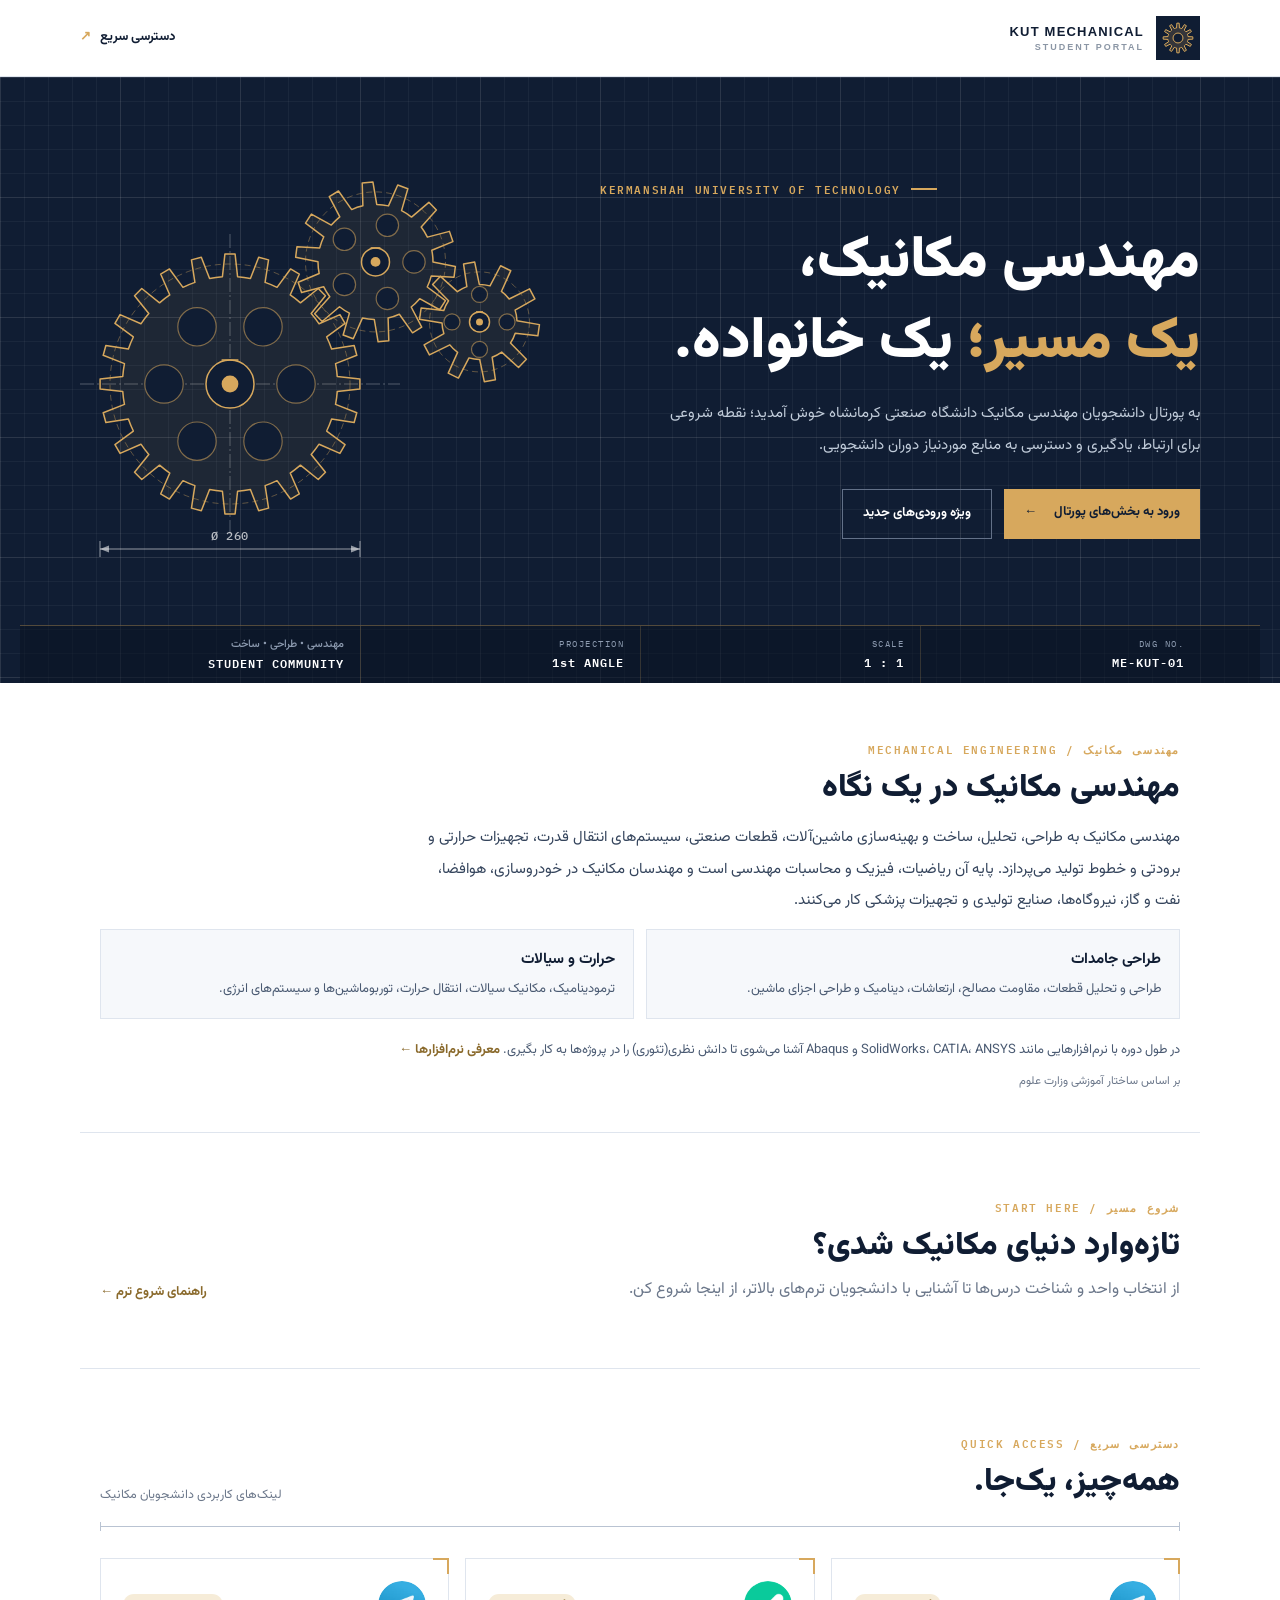
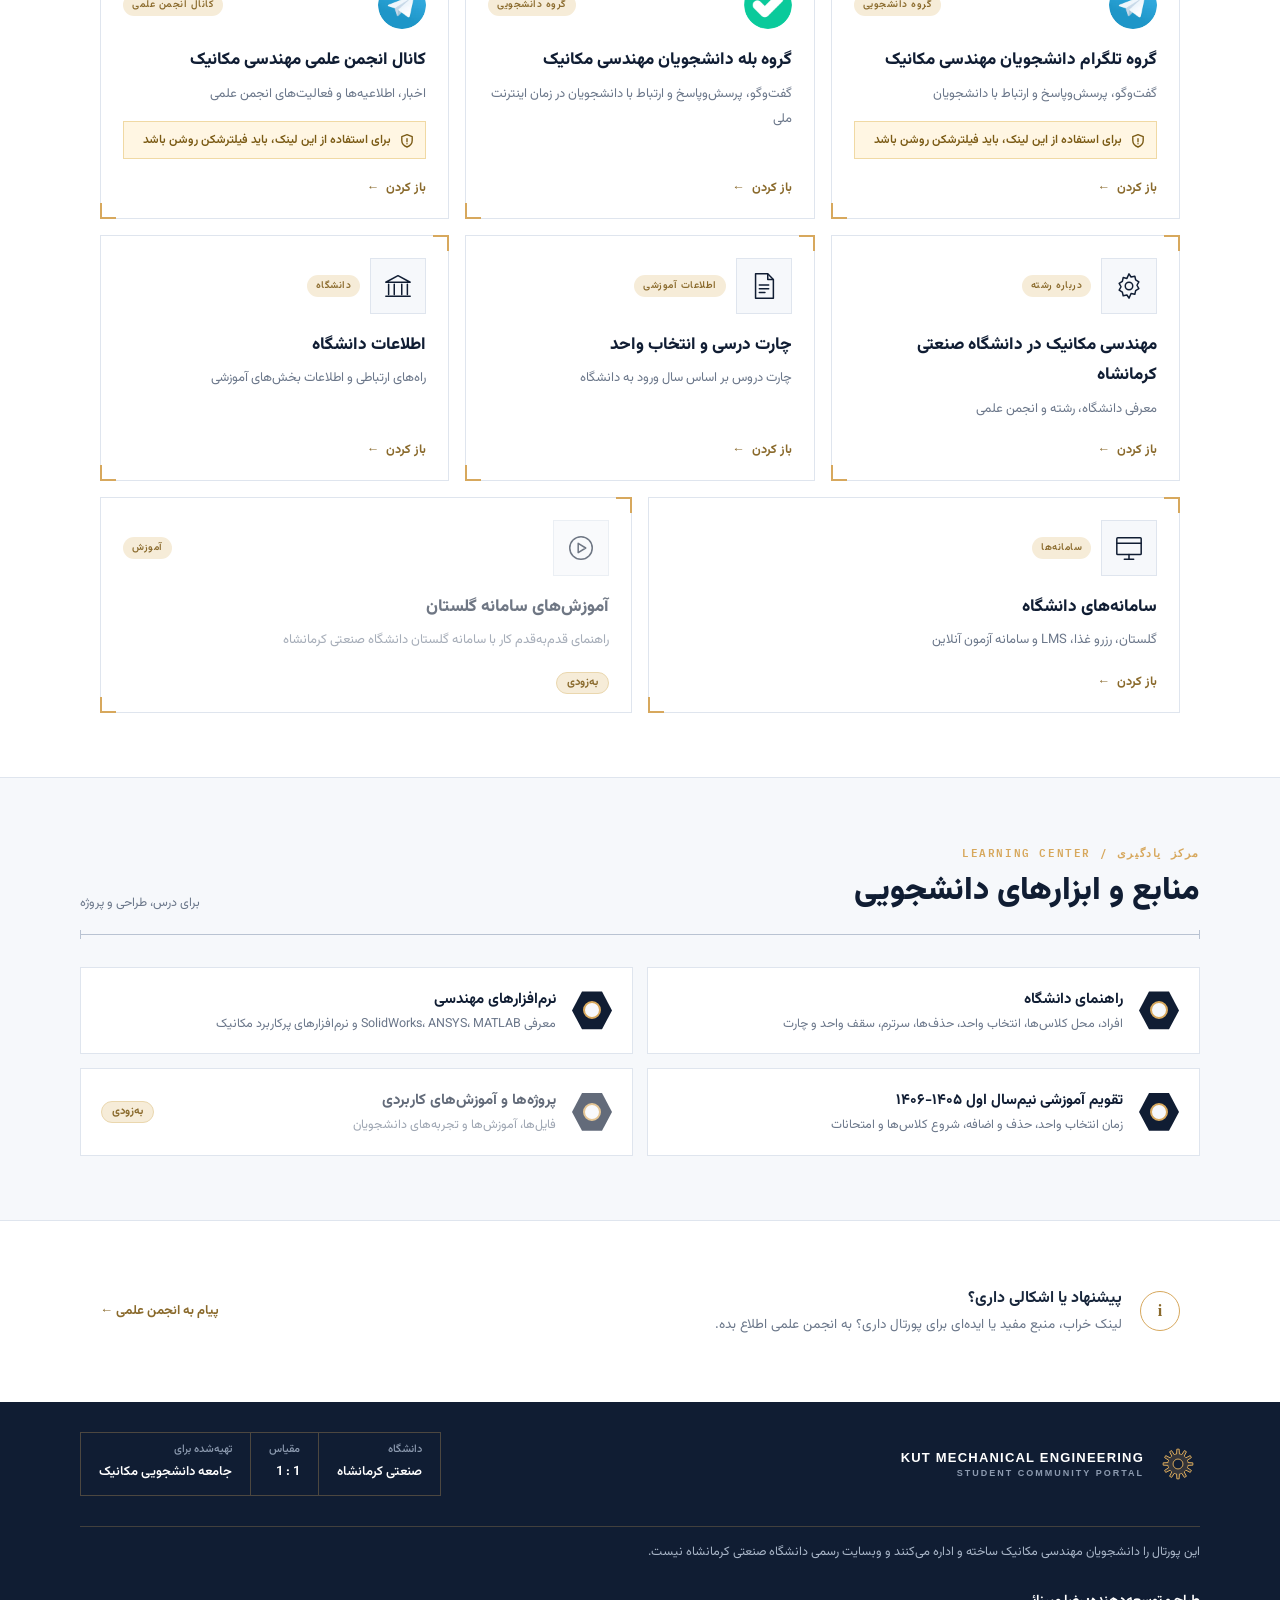
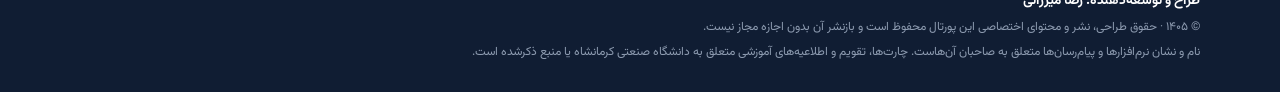
<file: index.html>
<!doctype html>
<html lang="fa" dir="rtl">
<head>
<meta charset="utf-8">
<meta name="viewport" content="width=device-width, initial-scale=1">
<meta name="theme-color" content="#101d33">
<title>KUT Mechanical Engineering | پورتال دانشجویان مکانیک</title>
<link rel="preconnect" href="https://fonts.googleapis.com"><link rel="preconnect" href="https://fonts.gstatic.com" crossorigin>
<link rel="stylesheet" href="https://fonts.googleapis.com/css2?family=Vazirmatn:wght@400;500;600;700;800;900&family=IBM+Plex+Mono:wght@500;600&display=swap">
<link rel="stylesheet" href="style.css">
</head>
<body>
<div class="app" dir="rtl" lang="fa">
  <header class="topbar"><div class="bar-in">
    <a class="brand" href="#home" aria-label="صفحه اصلی">
      <span class="brand-mark"><svg viewBox="-24 -24 48 48"><path class="gm" d="M14.11 -2.01L20.94 -1.65L20.94 1.65L14.11 2.01A14.25 14.25 0 0 1 13.22 5.32L13.22 5.32L18.95 9.04L17.31 11.89L11.21 8.79A14.25 14.25 0 0 1 8.79 11.21L8.79 11.21L11.89 17.31L9.04 18.95L5.32 13.22A14.25 14.25 0 0 1 2.01 14.11L2.01 14.11L1.65 20.94L-1.65 20.94L-2.01 14.11A14.25 14.25 0 0 1 -5.32 13.22L-5.32 13.22L-9.04 18.95L-11.89 17.31L-8.79 11.21A14.25 14.25 0 0 1 -11.21 8.79L-11.21 8.79L-17.31 11.89L-18.95 9.04L-13.22 5.32A14.25 14.25 0 0 1 -14.11 2.01L-14.11 2.01L-20.94 1.65L-20.94 -1.65L-14.11 -2.01A14.25 14.25 0 0 1 -13.22 -5.32L-13.22 -5.32L-18.95 -9.04L-17.31 -11.89L-11.21 -8.79A14.25 14.25 0 0 1 -8.79 -11.21L-8.79 -11.21L-11.89 -17.31L-9.04 -18.95L-5.32 -13.22A14.25 14.25 0 0 1 -2.01 -14.11L-2.01 -14.11L-1.65 -20.94L1.65 -20.94L2.01 -14.11A14.25 14.25 0 0 1 5.32 -13.22L5.32 -13.22L9.04 -18.95L11.89 -17.31L8.79 -11.21A14.25 14.25 0 0 1 11.21 -8.79L11.21 -8.79L17.31 -11.89L18.95 -9.04L13.22 -5.32A14.25 14.25 0 0 1 14.11 -2.01Z"/><circle r="7" class="gh"/></svg></span>
      <span><b>KUT MECHANICAL</b><small>STUDENT PORTAL</small></span>
    </a>
    <a class="top-link" href="#links">دسترسی سریع <span>↗</span></a>
  </div></header>

  <main>
    <section class="hero" id="home">
      <div class="hero-in">
        <div class="hero-content">
          <div class="eyebrow"><span></span> KERMANSHAH UNIVERSITY OF TECHNOLOGY</div>
          <h1>مهندسی مکانیک،<br><em>یک مسیر؛</em> یک خانواده.</h1>
          <p>به پورتال دانشجویان مهندسی مکانیک دانشگاه صنعتی کرمانشاه خوش آمدید؛ نقطه شروعی برای ارتباط، یادگیری و دسترسی به منابع موردنیاز دوران دانشجویی.</p>
          <div class="hero-actions">
            <a class="btn btn-primary" href="#links">ورود به بخش‌های پورتال <b>←</b></a>
            <a class="btn btn-ghost" href="#new-students">ویژه ورودی‌های جدید</a>
          </div>
        </div>
        <svg class="gears" viewBox="0 0 470 420" role="img" aria-label="چرخ‌دنده‌های درگیر"><path class="cl" d="M0 235H320M150 85V385"/><g transform="translate(150.0 235.0)"><g class="spin spin-a" style="animation-duration:90.0s">
<g transform="rotate(0.00)"><path class="gear-body" d="M107.23 -7.59L129.90 -5.10L129.90 5.10L107.23 7.59A107.50 107.50 0 0 1 105.54 20.42L105.54 20.42L126.79 28.69L124.15 38.55L101.61 35.09A107.50 107.50 0 0 1 96.66 47.04L96.66 47.04L115.05 60.53L109.94 69.37L89.07 60.19A107.50 107.50 0 0 1 81.19 70.46L81.19 70.46L95.46 88.24L88.24 95.46L70.46 81.19A107.50 107.50 0 0 1 60.19 89.07L60.19 89.07L69.37 109.94L60.53 115.05L47.04 96.66A107.50 107.50 0 0 1 35.09 101.61L35.09 101.61L38.55 124.15L28.69 126.79L20.42 105.54A107.50 107.50 0 0 1 7.59 107.23L7.59 107.23L5.10 129.90L-5.10 129.90L-7.59 107.23A107.50 107.50 0 0 1 -20.42 105.54L-20.42 105.54L-28.69 126.79L-38.55 124.15L-35.09 101.61A107.50 107.50 0 0 1 -47.04 96.66L-47.04 96.66L-60.53 115.05L-69.37 109.94L-60.19 89.07A107.50 107.50 0 0 1 -70.46 81.19L-70.46 81.19L-88.24 95.46L-95.46 88.24L-81.19 70.46A107.50 107.50 0 0 1 -89.07 60.19L-89.07 60.19L-109.94 69.37L-115.05 60.53L-96.66 47.04A107.50 107.50 0 0 1 -101.61 35.09L-101.61 35.09L-124.15 38.55L-126.79 28.69L-105.54 20.42A107.50 107.50 0 0 1 -107.23 7.59L-107.23 7.59L-129.90 5.10L-129.90 -5.10L-107.23 -7.59A107.50 107.50 0 0 1 -105.54 -20.42L-105.54 -20.42L-126.79 -28.69L-124.15 -38.55L-101.61 -35.09A107.50 107.50 0 0 1 -96.66 -47.04L-96.66 -47.04L-115.05 -60.53L-109.94 -69.37L-89.07 -60.19A107.50 107.50 0 0 1 -81.19 -70.46L-81.19 -70.46L-95.46 -88.24L-88.24 -95.46L-70.46 -81.19A107.50 107.50 0 0 1 -60.19 -89.07L-60.19 -89.07L-69.37 -109.94L-60.53 -115.05L-47.04 -96.66A107.50 107.50 0 0 1 -35.09 -101.61L-35.09 -101.61L-38.55 -124.15L-28.69 -126.79L-20.42 -105.54A107.50 107.50 0 0 1 -7.59 -107.23L-7.59 -107.23L-5.10 -129.90L5.10 -129.90L7.59 -107.23A107.50 107.50 0 0 1 20.42 -105.54L20.42 -105.54L28.69 -126.79L38.55 -124.15L35.09 -101.61A107.50 107.50 0 0 1 47.04 -96.66L47.04 -96.66L60.53 -115.05L69.37 -109.94L60.19 -89.07A107.50 107.50 0 0 1 70.46 -81.19L70.46 -81.19L88.24 -95.46L95.46 -88.24L81.19 -70.46A107.50 107.50 0 0 1 89.07 -60.19L89.07 -60.19L109.94 -69.37L115.05 -60.53L96.66 -47.04A107.50 107.50 0 0 1 101.61 -35.09L101.61 -35.09L124.15 -38.55L126.79 -28.69L105.54 -20.42A107.50 107.50 0 0 1 107.23 -7.59Z"/></g>
<circle class="pitch" r="120.0"/>
<g class="holes"><circle cx="66.0" cy="0.0" r="19.2"/><circle cx="33.0" cy="57.2" r="19.2"/><circle cx="-33.0" cy="57.2" r="19.2"/><circle cx="-66.0" cy="0.0" r="19.2"/><circle cx="-33.0" cy="-57.2" r="19.2"/><circle cx="33.0" cy="-57.2" r="19.2"/></g>
<circle class="hub" r="24.0"/><circle class="hub-dot" r="8.4"/>
<path class="keyway" d="M-8.4 -24.0h16.8"/></g></g><g transform="translate(295.5 112.9)"><g class="spin spin-b" style="animation-duration:52.5s">
<g transform="rotate(135.71)"><path class="gear-body" d="M57.08 -6.95L79.82 -5.38L79.82 5.38L57.08 6.95A57.50 57.50 0 0 1 54.44 18.50L54.44 18.50L74.25 29.78L69.58 39.48L48.41 31.03A57.50 57.50 0 0 1 41.02 40.29L41.02 40.29L53.97 59.05L45.56 65.76L30.15 48.96A57.50 57.50 0 0 1 19.48 54.10L19.48 54.10L23.01 76.62L12.51 79.02L5.92 57.19A57.50 57.50 0 0 1 -5.92 57.19L-5.92 57.19L-12.51 79.02L-23.01 76.62L-19.48 54.10A57.50 57.50 0 0 1 -30.15 48.96L-30.15 48.96L-45.56 65.76L-53.97 59.05L-41.02 40.29A57.50 57.50 0 0 1 -48.41 31.03L-48.41 31.03L-69.58 39.48L-74.25 29.78L-54.44 18.50A57.50 57.50 0 0 1 -57.08 6.95L-57.08 6.95L-79.82 5.38L-79.82 -5.38L-57.08 -6.95A57.50 57.50 0 0 1 -54.44 -18.50L-54.44 -18.50L-74.25 -29.78L-69.58 -39.48L-48.41 -31.03A57.50 57.50 0 0 1 -41.02 -40.29L-41.02 -40.29L-53.97 -59.05L-45.56 -65.76L-30.15 -48.96A57.50 57.50 0 0 1 -19.48 -54.10L-19.48 -54.10L-23.01 -76.62L-12.51 -79.02L-5.92 -57.19A57.50 57.50 0 0 1 5.92 -57.19L5.92 -57.19L12.51 -79.02L23.01 -76.62L19.48 -54.10A57.50 57.50 0 0 1 30.15 -48.96L30.15 -48.96L45.56 -65.76L53.97 -59.05L41.02 -40.29A57.50 57.50 0 0 1 48.41 -31.03L48.41 -31.03L69.58 -39.48L74.25 -29.78L54.44 -18.50A57.50 57.50 0 0 1 57.08 -6.95Z"/></g>
<circle class="pitch" r="70.0"/>
<g class="holes"><circle cx="38.5" cy="0.0" r="11.2"/><circle cx="11.9" cy="36.6" r="11.2"/><circle cx="-31.1" cy="22.6" r="11.2"/><circle cx="-31.1" cy="-22.6" r="11.2"/><circle cx="11.9" cy="-36.6" r="11.2"/></g>
<circle class="hub" r="14.0"/><circle class="hub-dot" r="4.9"/>
<path class="keyway" d="M-4.9 -14.0h9.8"/></g></g><g transform="translate(399.5 172.9)"><g class="spin spin-a" style="animation-duration:37.5s">
<g transform="rotate(224.00)"><path class="gear-body" d="M36.96 -6.33L59.73 -5.65L59.73 5.65L36.96 6.33A37.50 37.50 0 0 1 33.62 16.60L33.62 16.60L51.64 30.54L45.01 39.68L26.18 26.85A37.50 37.50 0 0 1 17.44 33.20L17.44 33.20L23.83 55.07L13.09 58.56L5.40 37.11A37.50 37.50 0 0 1 -5.40 37.11L-5.40 37.11L-13.09 58.56L-23.83 55.07L-17.44 33.20A37.50 37.50 0 0 1 -26.18 26.85L-26.18 26.85L-45.01 39.68L-51.64 30.54L-33.62 16.60A37.50 37.50 0 0 1 -36.96 6.33L-36.96 6.33L-59.73 5.65L-59.73 -5.65L-36.96 -6.33A37.50 37.50 0 0 1 -33.62 -16.60L-33.62 -16.60L-51.64 -30.54L-45.01 -39.68L-26.18 -26.85A37.50 37.50 0 0 1 -17.44 -33.20L-17.44 -33.20L-23.83 -55.07L-13.09 -58.56L-5.40 -37.11A37.50 37.50 0 0 1 5.40 -37.11L5.40 -37.11L13.09 -58.56L23.83 -55.07L17.44 -33.20A37.50 37.50 0 0 1 26.18 -26.85L26.18 -26.85L45.01 -39.68L51.64 -30.54L33.62 -16.60A37.50 37.50 0 0 1 36.96 -6.33Z"/></g>
<circle class="pitch" r="50.0"/>
<g class="holes"><circle cx="27.5" cy="0.0" r="8.0"/><circle cx="0.0" cy="27.5" r="8.0"/><circle cx="-27.5" cy="0.0" r="8.0"/><circle cx="-0.0" cy="-27.5" r="8.0"/></g>
<circle class="hub" r="10.0"/><circle class="hub-dot" r="3.5"/>
<path class="keyway" d="M-3.5 -10.0h7.0"/></g></g><g class="dim"><path d="M20 400H280M20 392V408M280 392V408"/>
<path class="arr" d="M20 400l9-3.5v7zM280 400l-9-3.5v7z"/><text x="150" y="391" text-anchor="middle">Ø 260</text></g><text class="mod" x="470" y="26" text-anchor="end">m = 10 · z = 24 / 14 / 10</text></svg>
      </div>
      <div class="titleblock"><div class="tb-in">
        <div><small>DWG NO.</small><b>ME-KUT-01</b></div>
        <div><small>SCALE</small><b>1 : 1</b></div>
        <div><small>PROJECTION</small><b>1st ANGLE</b></div>
        <div class="tb-fa"><small>مهندسی • طراحی • ساخت</small><b>STUDENT COMMUNITY</b></div>
      </div></div>
    </section>

    <section class="about section-wrap" id="about">
      <div class="section-kicker">MECHANICAL ENGINEERING / مهندسی مکانیک</div>
      <h2>مهندسی مکانیک در یک نگاه</h2>
      <p class="about-lead">مهندسی مکانیک به طراحی، تحلیل، ساخت و بهینه‌سازی ماشین‌آلات، قطعات صنعتی، سیستم‌های انتقال قدرت، تجهیزات حرارتی و برودتی و خطوط تولید می‌پردازد. پایه‌ آن ریاضیات، فیزیک و محاسبات مهندسی است و مهندسان مکانیک در خودروسازی، هوافضا، نفت و گاز، نیروگاه‌ها، صنایع تولیدی و تجهیزات پزشکی کار می‌کنند.</p>
      <div class="axes">
        <div><h3>طراحی جامدات</h3><p>طراحی و تحلیل قطعات، مقاومت مصالح، ارتعاشات، دینامیک و طراحی اجزای ماشین.</p></div>
        <div><h3>حرارت و سیالات</h3><p>ترمودینامیک، مکانیک سیالات، انتقال حرارت، توربوماشین‌ها و سیستم‌های انرژی.</p></div>
      </div>
      <p class="about-note">در طول دوره با نرم‌افزارهایی مانند SolidWorks، CATIA، ANSYS و Abaqus آشنا می‌شوی تا دانش نظری(تئوری) را در پروژه‌ها به کار بگیری. <a class="text-link" href="software.html" target="_blank" rel="noopener">معرفی نرم‌افزارها ←</a></p>
      <p class="about-src">بر اساس ساختار آموزشی وزارت علوم</p>
    </section>

    <section class="welcome section-wrap" id="new-students">
      <div class="welcome-row">
        <div><div class="section-kicker">START HERE / شروع مسیر</div><h2>تازه‌وارد دنیای مکانیک شدی؟</h2>
          <p>از انتخاب واحد و شناخت درس‌ها تا آشنایی با دانشجویان ترم‌های بالاتر، از اینجا شروع کن.</p></div>
        <a class="text-link" id="welcome-link" href="#resources">راهنمای شروع ترم <span>←</span></a>
      </div>
    </section>

    <section class="section-wrap" id="links">
      <div class="section-heading"><div><div class="section-kicker">QUICK ACCESS / دسترسی سریع</div><h2>همه‌چیز، یک‌جا.</h2></div>
        <span class="heading-note">لینک‌های کاربردی دانشجویان مکانیک</span></div>
      <div class="dimline" aria-hidden="true"><i></i></div>
      <div class="card-grid" id="link-cards"></div>
    </section>

    <section class="resources" id="resources"><div class="section-wrap">
      <div class="section-heading"><div><div class="section-kicker">LEARNING CENTER / مرکز یادگیری</div><h2>منابع و ابزارهای دانشجویی</h2></div>
        <span class="heading-note">برای درس، طراحی و پروژه</span></div>
      <div class="dimline" aria-hidden="true"><i></i></div>
      <div class="resource-grid" id="resource-cards"></div>
    </div></section>

    <section class="notice section-wrap">
      <div class="notice-icon">i</div>
      <div><b>پیشنهاد یا اشکالی داری؟</b>
        <p>لینک خراب، منبع مفید یا ایده‌ای برای پورتال داری؟ به انجمن علمی اطلاع بده.</p></div>
      <a id="contact-link" href="#" class="text-link">پیام به انجمن علمی ←</a>
    </section>
  </main>

  <footer><div class="foot-in">
    <div class="footer-brand"><span class="brand-mark"><svg viewBox="-24 -24 48 48"><path class="gm" d="M14.11 -2.01L20.94 -1.65L20.94 1.65L14.11 2.01A14.25 14.25 0 0 1 13.22 5.32L13.22 5.32L18.95 9.04L17.31 11.89L11.21 8.79A14.25 14.25 0 0 1 8.79 11.21L8.79 11.21L11.89 17.31L9.04 18.95L5.32 13.22A14.25 14.25 0 0 1 2.01 14.11L2.01 14.11L1.65 20.94L-1.65 20.94L-2.01 14.11A14.25 14.25 0 0 1 -5.32 13.22L-5.32 13.22L-9.04 18.95L-11.89 17.31L-8.79 11.21A14.25 14.25 0 0 1 -11.21 8.79L-11.21 8.79L-17.31 11.89L-18.95 9.04L-13.22 5.32A14.25 14.25 0 0 1 -14.11 2.01L-14.11 2.01L-20.94 1.65L-20.94 -1.65L-14.11 -2.01A14.25 14.25 0 0 1 -13.22 -5.32L-13.22 -5.32L-18.95 -9.04L-17.31 -11.89L-11.21 -8.79A14.25 14.25 0 0 1 -8.79 -11.21L-8.79 -11.21L-11.89 -17.31L-9.04 -18.95L-5.32 -13.22A14.25 14.25 0 0 1 -2.01 -14.11L-2.01 -14.11L-1.65 -20.94L1.65 -20.94L2.01 -14.11A14.25 14.25 0 0 1 5.32 -13.22L5.32 -13.22L9.04 -18.95L11.89 -17.31L8.79 -11.21A14.25 14.25 0 0 1 11.21 -8.79L11.21 -8.79L17.31 -11.89L18.95 -9.04L13.22 -5.32A14.25 14.25 0 0 1 14.11 -2.01Z"/><circle r="7" class="gh"/></svg></span><div><b>KUT MECHANICAL ENGINEERING</b><small>STUDENT COMMUNITY PORTAL</small></div></div>
    <div class="foot-cells"><div><small>دانشگاه</small><b>صنعتی کرمانشاه</b></div><div><small>مقیاس</small><b>1 : 1</b></div><div><small>تهیه‌شده برای</small><b>جامعه دانشجویی مکانیک</b></div></div>
  </div>
  <p class="disclaimer">این پورتال را دانشجویان مهندسی مکانیک ساخته‌ و اداره می‌کنند و وبسایت رسمی دانشگاه صنعتی کرمانشاه نیست.</p>
  <div class="credit"><p><b>طراح و توسعه‌دهنده: رضا میرزائی</b></p><p>© ۱۴۰۵ · حقوق طراحی، نشر و محتوای اختصاصی این پورتال محفوظ است و بازنشر آن بدون اجازه مجاز نیست.</p><p>نام و نشان نرم‌افزارها و پیام‌رسان‌ها متعلق به صاحبان آن‌هاست. چارت‌ها، تقویم و اطلاعیه‌های آموزشی متعلق به دانشگاه صنعتی کرمانشاه یا منبع ذکرشده است.</p></div></footer>

  <div class="modal" id="modal" hidden>
    <div class="sheet" role="dialog" aria-modal="true" aria-labelledby="modal-title">
      <div class="sheet-head"><div><small id="modal-kicker"></small><h3 id="modal-title"></h3></div>
        <button type="button" id="modal-close" aria-label="بستن">✕</button></div>
      <div class="sheet-body" id="modal-body"></div>
    </div>
  </div>
</div>
<script src="content.js"></script>
<script src="app.js"></script>
</body>
</html>
</file>
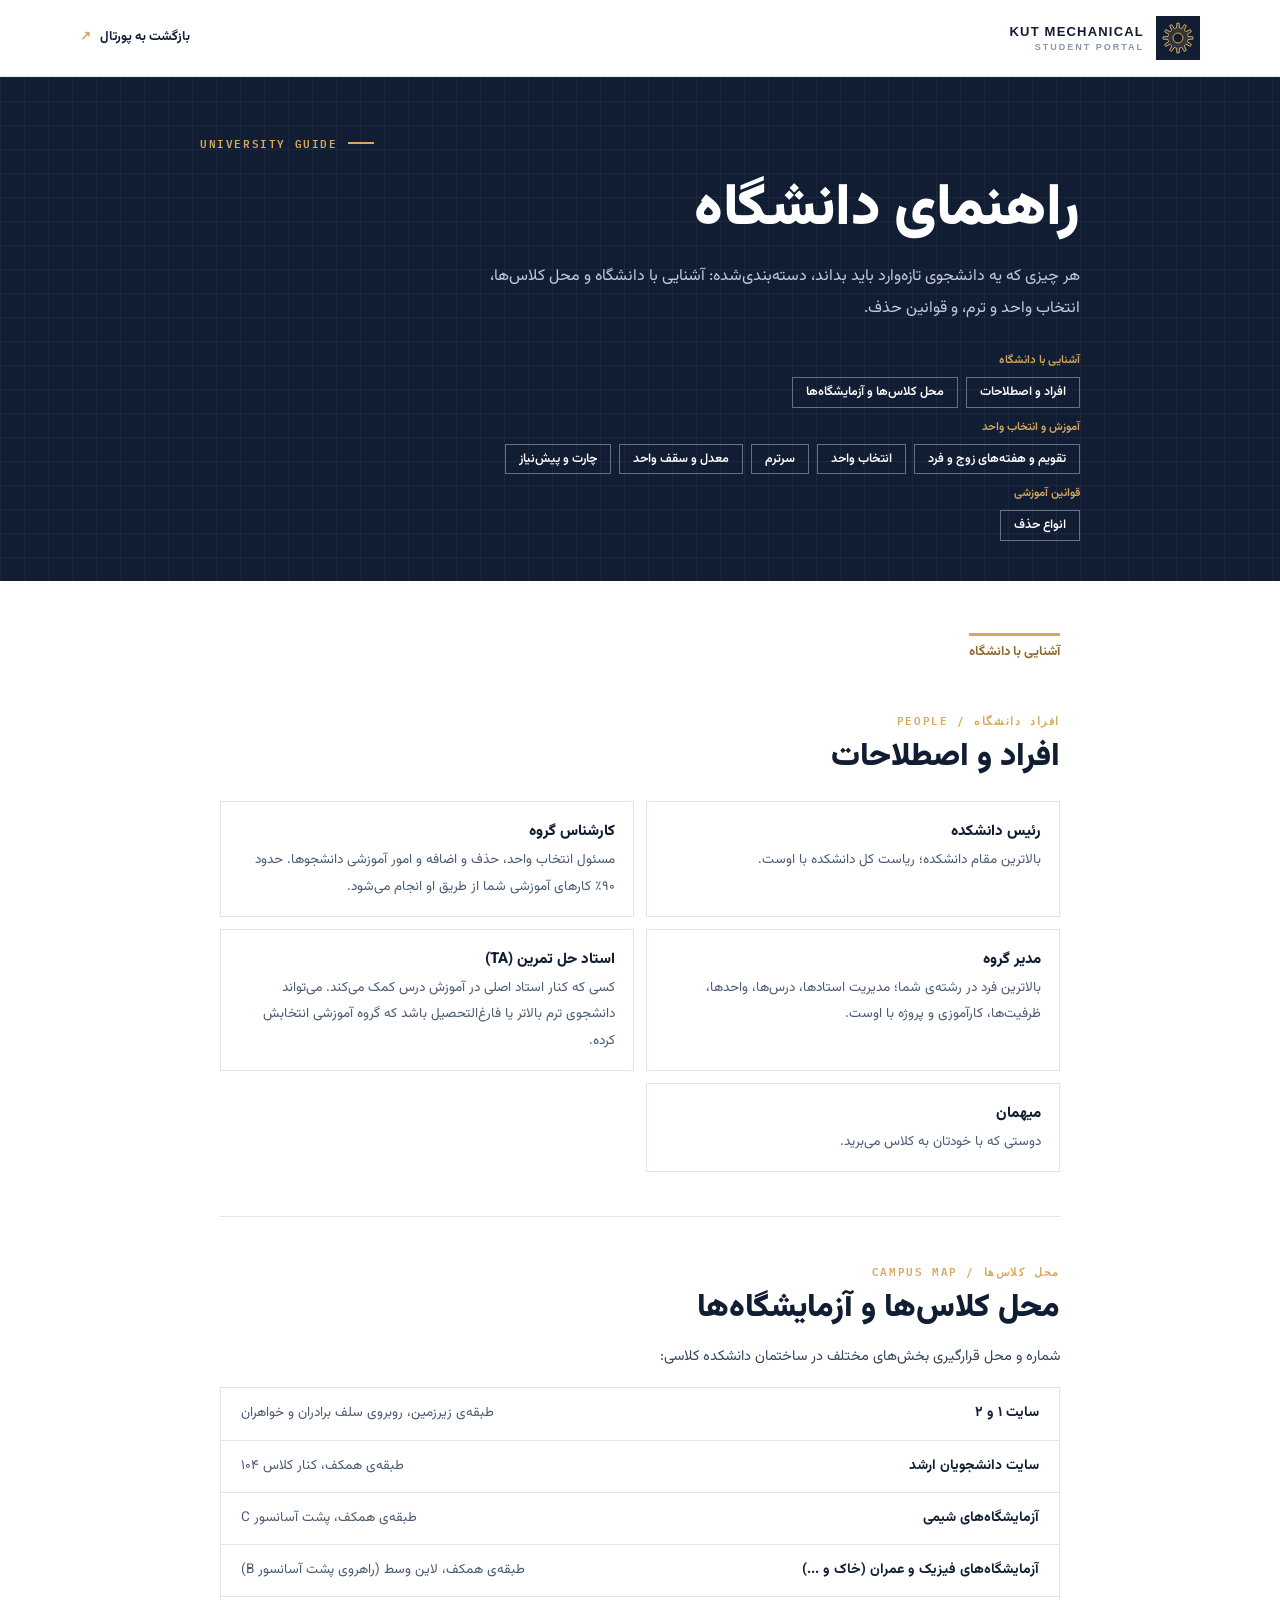
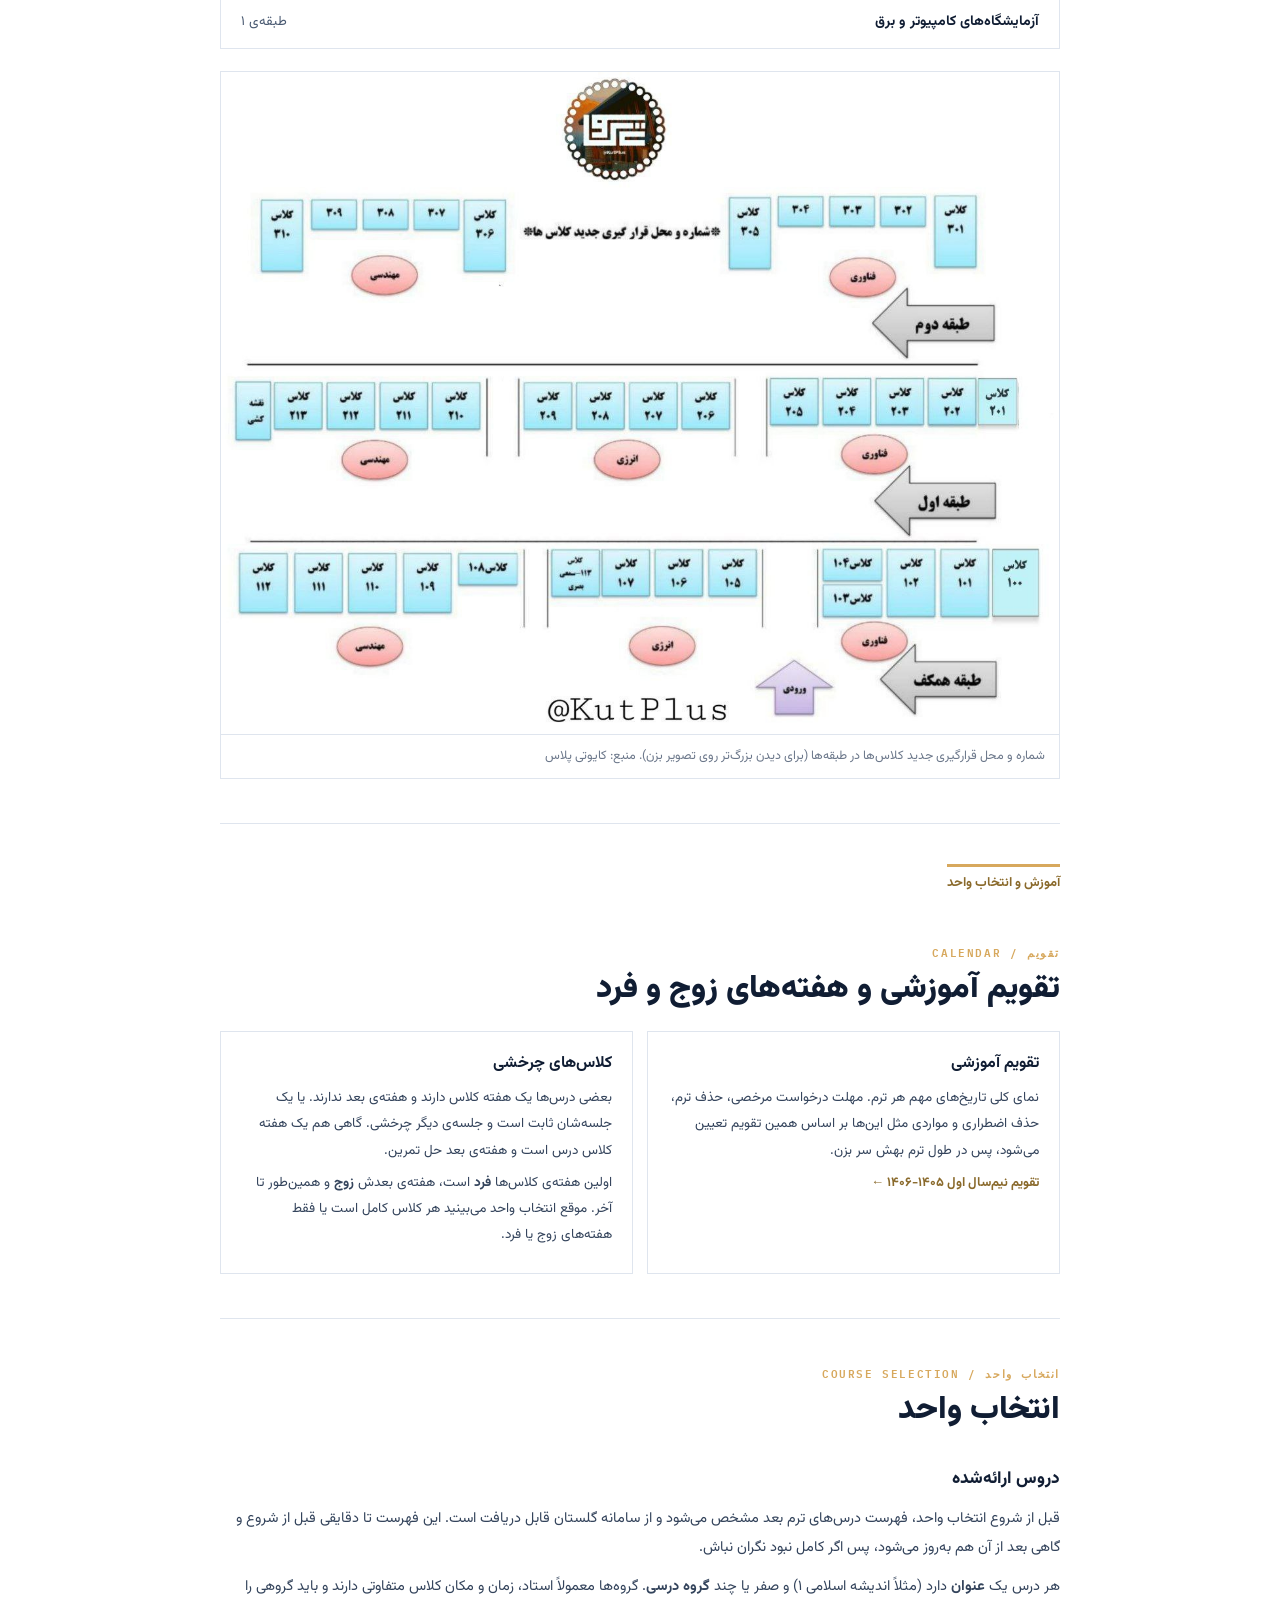
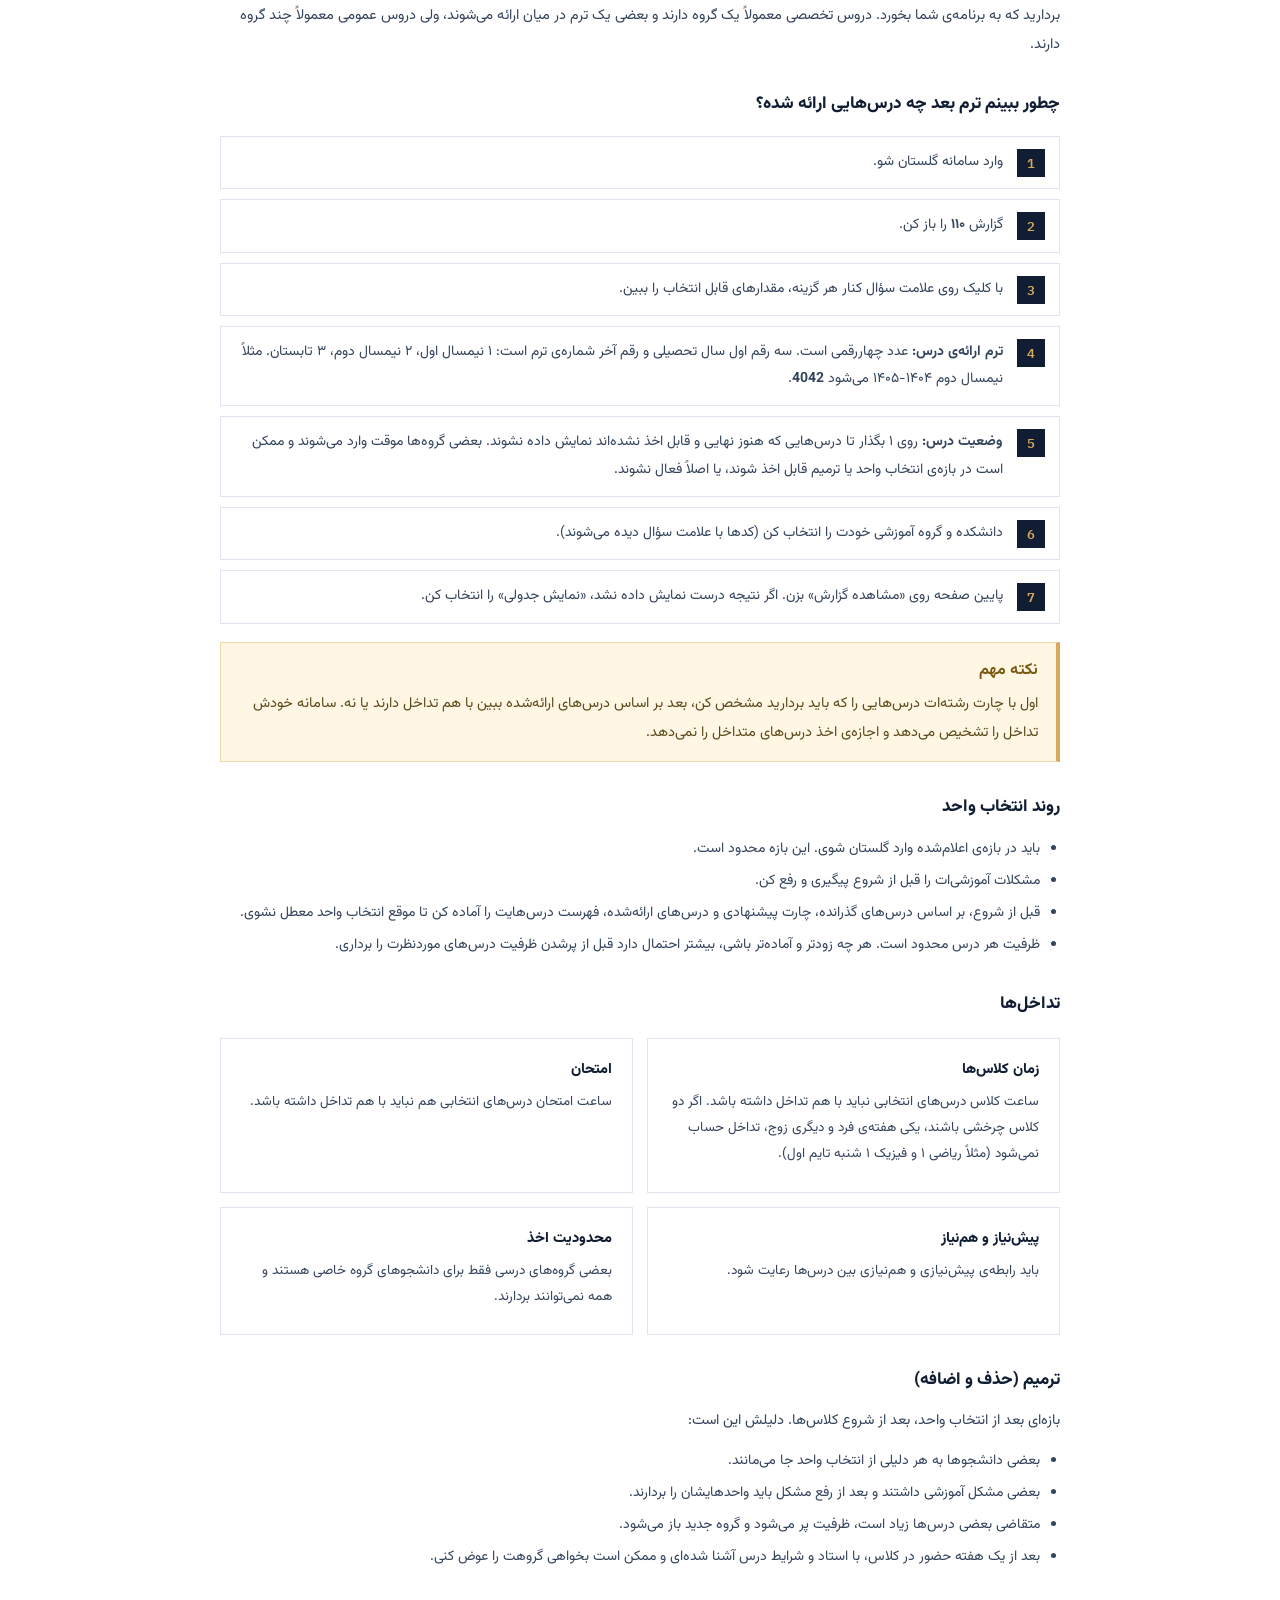
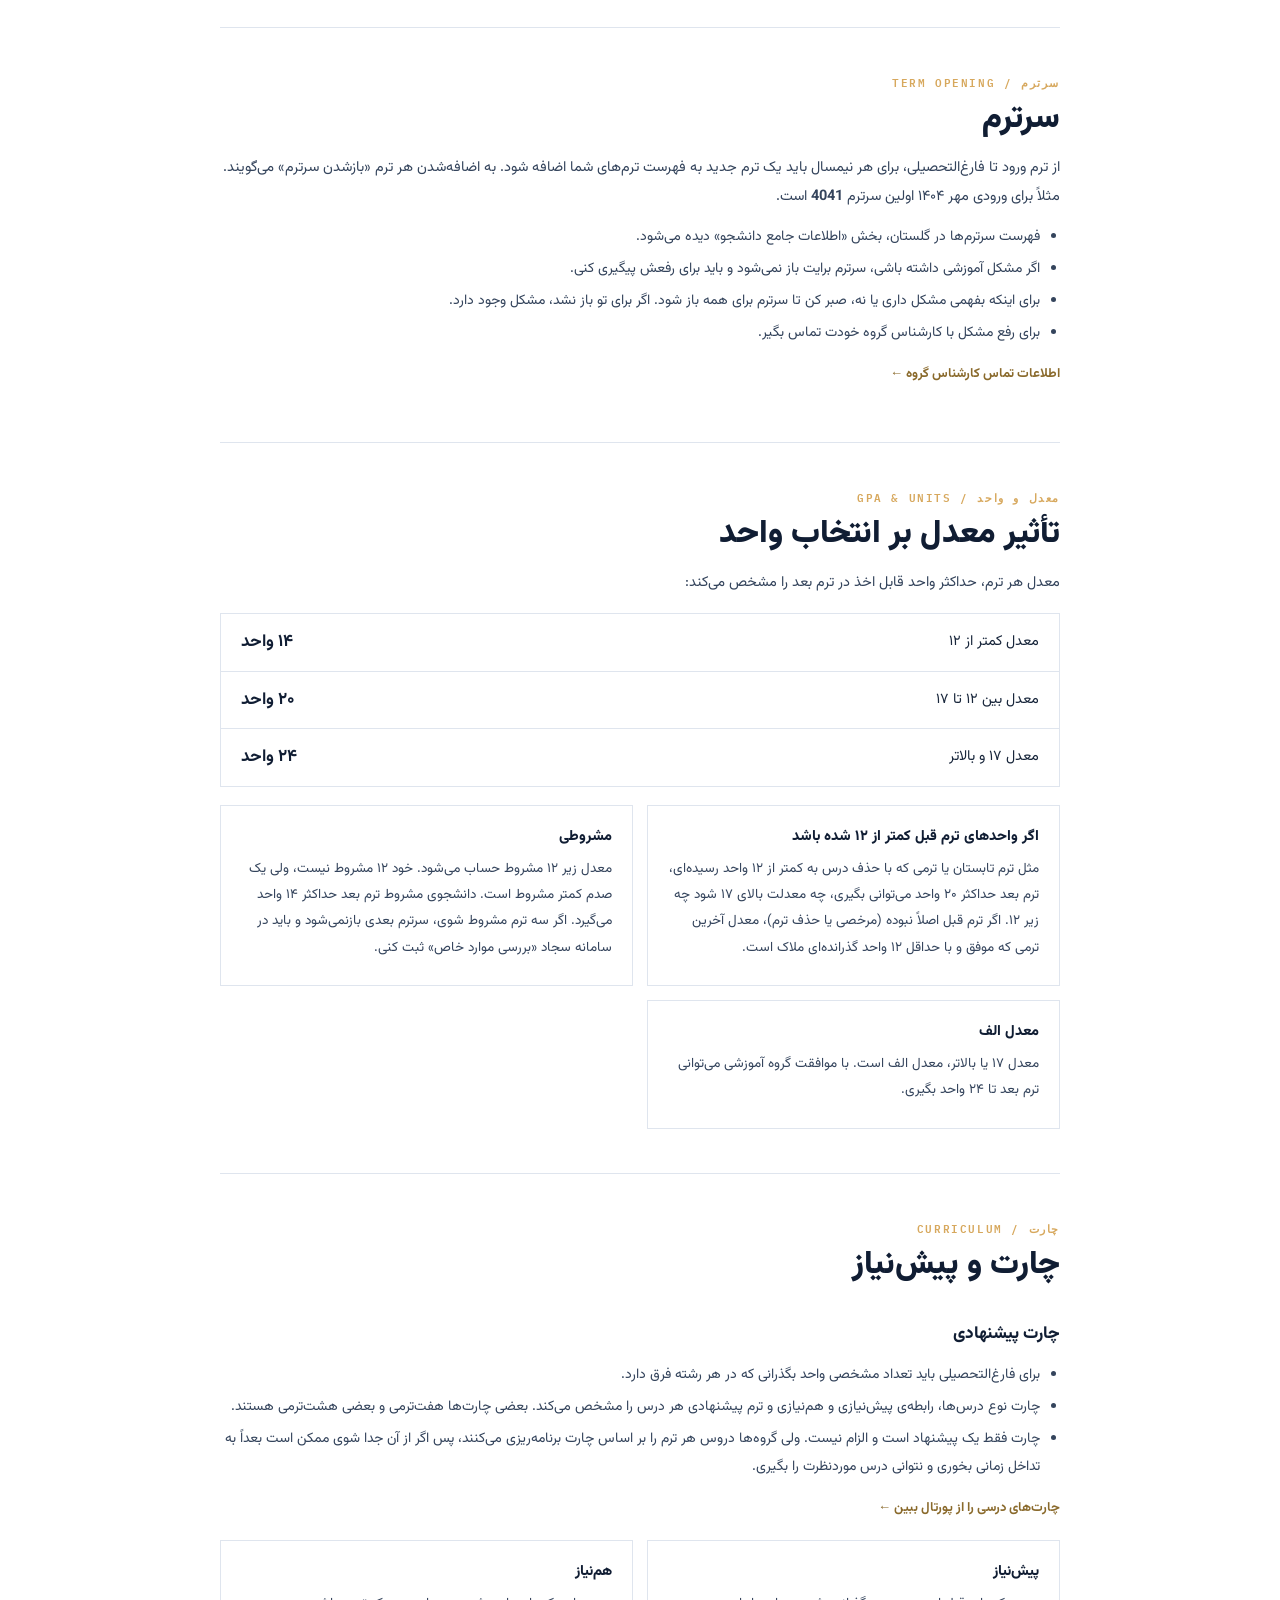
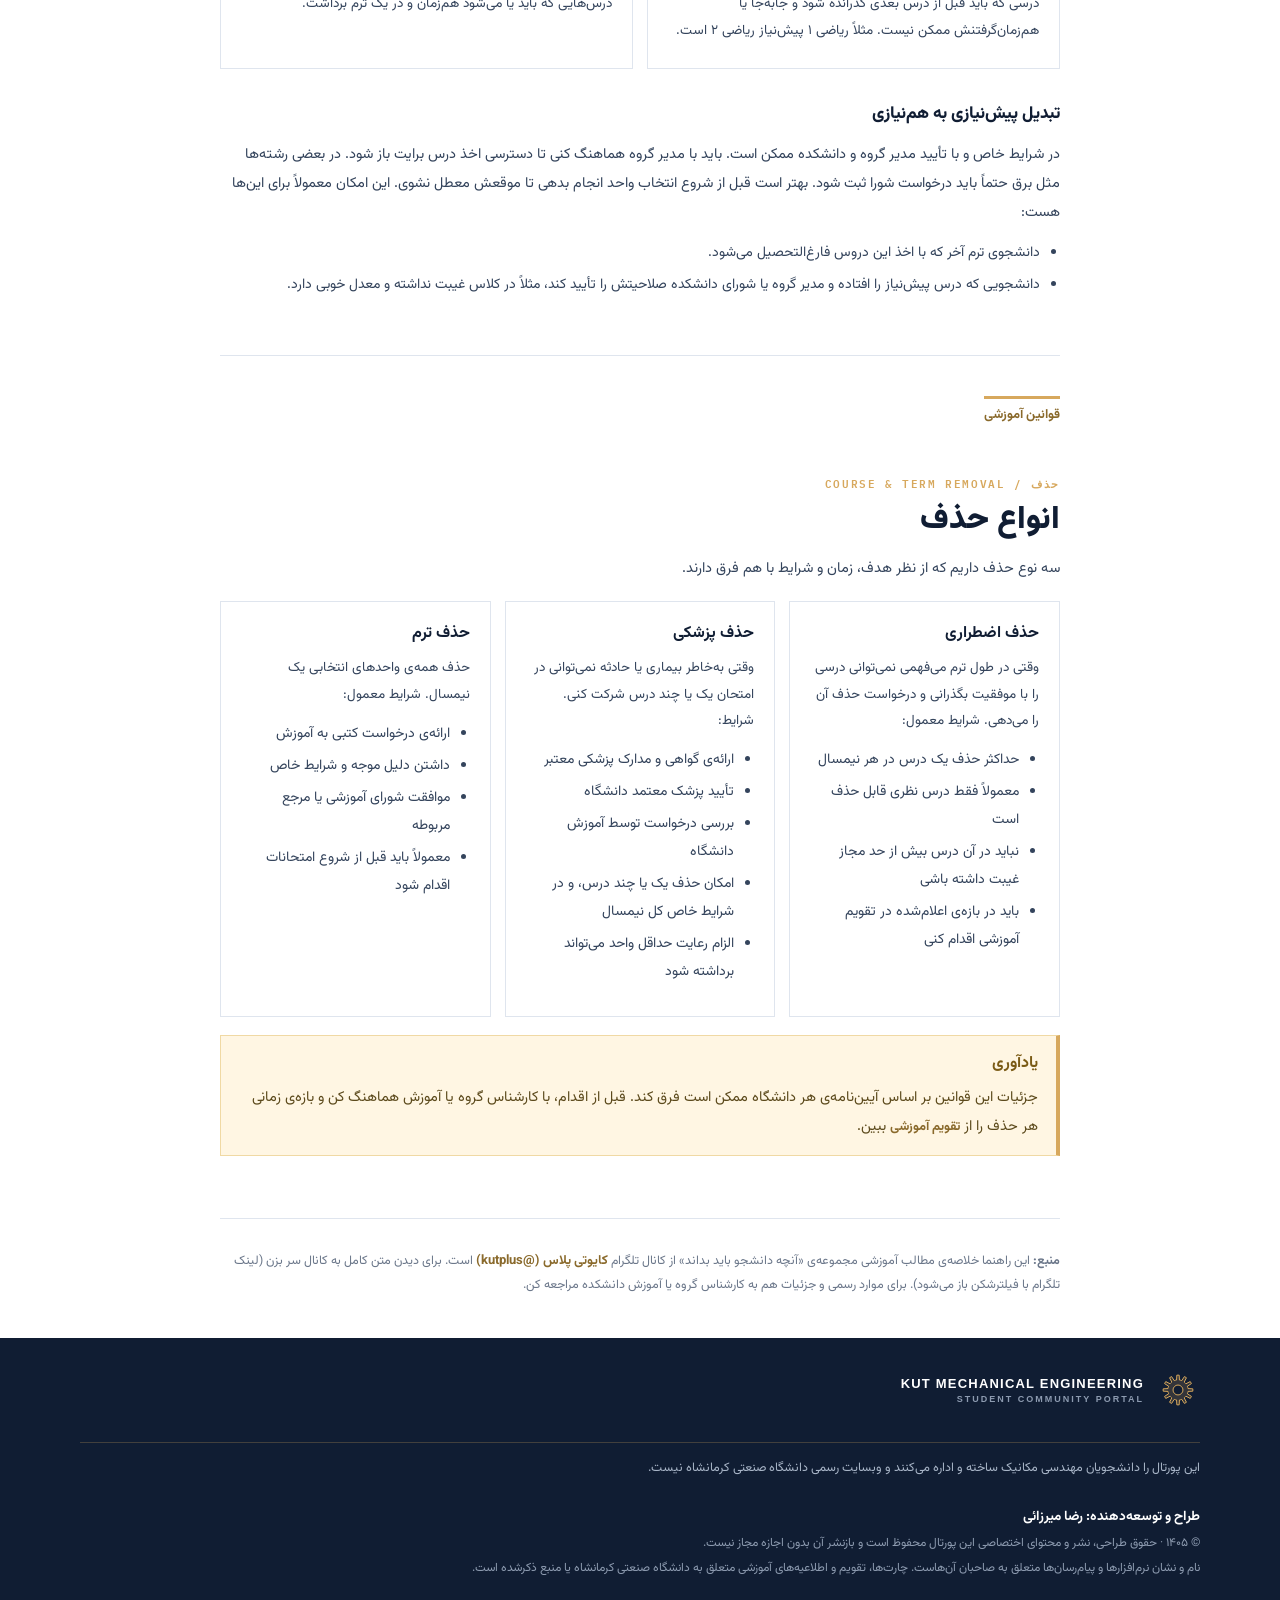
<file: guide.html>
<!doctype html>
<html lang="fa" dir="rtl">
<head>
<meta charset="utf-8">
<meta name="viewport" content="width=device-width, initial-scale=1">
<meta name="theme-color" content="#101d33">
<title>راهنمای دانشگاه | KUT Mechanical</title>
<link rel="preconnect" href="https://fonts.googleapis.com"><link rel="preconnect" href="https://fonts.gstatic.com" crossorigin>
<link rel="stylesheet" href="https://fonts.googleapis.com/css2?family=Vazirmatn:wght@400;500;600;700;800;900&family=IBM+Plex+Mono:wght@500;600&display=swap">
<link rel="stylesheet" href="style.css">
<link rel="stylesheet" href="guide.css">
</head>
<body>
<div class="app" dir="rtl" lang="fa">
<header class="topbar"><div class="bar-in">
  <a class="brand" href="index.html" aria-label="صفحه اصلی پورتال">
    <span class="brand-mark"><svg viewBox="-24 -24 48 48"><path class="gm" d="M14.11 -2.01L20.94 -1.65L20.94 1.65L14.11 2.01A14.25 14.25 0 0 1 13.22 5.32L13.22 5.32L18.95 9.04L17.31 11.89L11.21 8.79A14.25 14.25 0 0 1 8.79 11.21L8.79 11.21L11.89 17.31L9.04 18.95L5.32 13.22A14.25 14.25 0 0 1 2.01 14.11L2.01 14.11L1.65 20.94L-1.65 20.94L-2.01 14.11A14.25 14.25 0 0 1 -5.32 13.22L-5.32 13.22L-9.04 18.95L-11.89 17.31L-8.79 11.21A14.25 14.25 0 0 1 -11.21 8.79L-11.21 8.79L-17.31 11.89L-18.95 9.04L-13.22 5.32A14.25 14.25 0 0 1 -14.11 2.01L-14.11 2.01L-20.94 1.65L-20.94 -1.65L-14.11 -2.01A14.25 14.25 0 0 1 -13.22 -5.32L-13.22 -5.32L-18.95 -9.04L-17.31 -11.89L-11.21 -8.79A14.25 14.25 0 0 1 -8.79 -11.21L-8.79 -11.21L-11.89 -17.31L-9.04 -18.95L-5.32 -13.22A14.25 14.25 0 0 1 -2.01 -14.11L-2.01 -14.11L-1.65 -20.94L1.65 -20.94L2.01 -14.11A14.25 14.25 0 0 1 5.32 -13.22L5.32 -13.22L9.04 -18.95L11.89 -17.31L8.79 -11.21A14.25 14.25 0 0 1 11.21 -8.79L11.21 -8.79L17.31 -11.89L18.95 -9.04L13.22 -5.32A14.25 14.25 0 0 1 14.11 -2.01Z"/><circle r="7" class="gh"/></svg></span>
    <span><b>KUT MECHANICAL</b><small>STUDENT PORTAL</small></span>
  </a>
  <a class="top-link" href="index.html">بازگشت به پورتال <span>↗</span></a>
</div></header>

<section class="g-hero"><div class="g-in">
  <div class="eyebrow"><span></span> UNIVERSITY GUIDE</div>
  <h1>راهنمای دانشگاه</h1>
  <p>هر چیزی که یه دانشجوی تازه‌وارد باید بداند، دسته‌بندی‌شده: آشنایی با دانشگاه و محل کلاس‌ها، انتخاب واحد و ترم، و قوانین حذف.</p>
  <nav class="toc" aria-label="فهرست">
    <div class="toc-row"><small>آشنایی با دانشگاه</small><a href="#people">افراد و اصطلاحات</a><a href="#places">محل کلاس‌ها و آزمایشگاه‌ها</a></div>
    <div class="toc-row"><small>آموزش و انتخاب واحد</small><a href="#calendar">تقویم و هفته‌های زوج و فرد</a><a href="#selection">انتخاب واحد</a><a href="#term">سرترم</a><a href="#units">معدل و سقف واحد</a><a href="#chart">چارت و پیش‌نیاز</a></div>
    <div class="toc-row"><small>قوانین آموزشی</small><a href="#removal">انواع حذف</a></div>
  </nav>
</div></section>

<main class="g-in g-main">

<div class="g-group">آشنایی با دانشگاه</div>
<section class="g-sec" id="people">
  <div class="section-kicker">PEOPLE / افراد دانشگاه</div><h2>افراد و اصطلاحات</h2>
  <dl class="terms">
    <div><dt>رئیس دانشکده</dt><dd>بالاترین مقام دانشکده؛ ریاست کل دانشکده با اوست.</dd></div>
    <div><dt>کارشناس گروه</dt><dd>مسئول انتخاب واحد، حذف و اضافه و امور آموزشی دانشجوها. حدود ۹۰٪ کارهای آموزشی شما از طریق او انجام می‌شود.</dd></div>
    <div><dt>مدیر گروه</dt><dd>بالاترین فرد در رشته‌ی شما؛ مدیریت استادها، درس‌ها، واحدها، ظرفیت‌ها، کارآموزی و پروژه با اوست.</dd></div>
    <div><dt>استاد حل تمرین (TA)</dt><dd>کسی که کنار استاد اصلی در آموزش درس کمک می‌کند. می‌تواند دانشجوی ترم بالاتر یا فارغ‌التحصیل باشد که گروه آموزشی انتخابش کرده.</dd></div>
    <div><dt>میهمان</dt><dd>دوستی که با خودتان به کلاس می‌برید.</dd></div>
  </dl>
</section>

<section class="g-sec" id="places">
  <div class="section-kicker">CAMPUS MAP / محل کلاس‌ها</div><h2>محل کلاس‌ها و آزمایشگاه‌ها</h2>
  <p>شماره و محل قرارگیری بخش‌های مختلف در ساختمان دانشکده کلاسی:</p>
  <div class="units places" role="table" aria-label="محل بخش‌ها">
    <div role="row"><span role="cell">سایت ۱ و ۲</span><em role="cell">طبقه‌ی زیرزمین، روبروی سلف برادران و خواهران</em></div>
    <div role="row"><span role="cell">سایت دانشجویان ارشد</span><em role="cell">طبقه‌ی همکف، کنار کلاس ۱۰۴</em></div>
    <div role="row"><span role="cell">آزمایشگاه‌های شیمی</span><em role="cell">طبقه‌ی همکف، پشت آسانسور C</em></div>
    <div role="row"><span role="cell">آزمایشگاه‌های فیزیک و عمران (خاک و ...)</span><em role="cell">طبقه‌ی همکف، لاین وسط (راهروی پشت آسانسور B)</em></div>
    <div role="row"><span role="cell">آزمایشگاه‌های کامپیوتر و برق</span><em role="cell">طبقه‌ی ۱</em></div>
  </div>
  <figure class="map"><a href="class-map.jpg" target="_blank" rel="noopener"><img src="class-map.jpg" alt="نقشه‌ی شماره و محل قرارگیری کلاس‌ها در طبقات همکف، اول و دوم" width="1280" height="1010" loading="lazy"></a>
    <figcaption>شماره و محل قرارگیری جدید کلاس‌ها در طبقه‌ها (برای دیدن بزرگ‌تر روی تصویر بزن). منبع: کایوتی پلاس</figcaption></figure>
</section>
<div class="g-group">آموزش و انتخاب واحد</div>
<section class="g-sec" id="calendar">
  <div class="section-kicker">CALENDAR / تقویم</div><h2>تقویم آموزشی و هفته‌های زوج و فرد</h2>
  <div class="g-grid">
    <article><h3>تقویم آموزشی</h3>
      <p>نمای کلی تاریخ‌های مهم هر ترم. مهلت درخواست مرخصی، حذف ترم، حذف اضطراری و مواردی مثل این‌ها بر اساس همین تقویم تعیین می‌شود، پس در طول ترم بهش سر بزن.</p>
      <p><a class="text-link" href="calendar-1405-1.jpg" target="_blank" rel="noopener">تقویم نیم‌سال اول ۱۴۰۵-۱۴۰۶ ←</a></p></article>
    <article><h3>کلاس‌های چرخشی</h3>
      <p>بعضی درس‌ها یک هفته کلاس دارند و هفته‌ی بعد ندارند. یا یک جلسه‌شان ثابت است و جلسه‌ی دیگر چرخشی. گاهی هم یک هفته کلاس درس است و هفته‌ی بعد حل تمرین.</p>
      <p>اولین هفته‌ی کلاس‌ها <b>فرد</b> است، هفته‌ی بعدش <b>زوج</b> و همین‌طور تا آخر. موقع انتخاب واحد می‌بینید هر کلاس کامل است یا فقط هفته‌های زوج یا فرد.</p></article>
  </div>
</section>

<section class="g-sec" id="selection">
  <div class="section-kicker">COURSE SELECTION / انتخاب واحد</div><h2>انتخاب واحد</h2>

  <h3 class="sub">دروس ارائه‌شده</h3>
  <p>قبل از شروع انتخاب واحد، فهرست درس‌های ترم بعد مشخص می‌شود و از سامانه گلستان قابل دریافت است. این فهرست تا دقایقی قبل از شروع و گاهی بعد از آن هم به‌روز می‌شود، پس اگر کامل نبود نگران نباش.</p>
  <p>هر درس یک <b>عنوان</b> دارد (مثلاً اندیشه اسلامی ۱) و صفر یا چند <b>گروه درسی</b>. گروه‌ها معمولاً استاد، زمان و مکان کلاس متفاوتی دارند و باید گروهی را بردارید که به برنامه‌ی شما بخورد. دروس تخصصی معمولاً یک گروه دارند و بعضی یک ترم در میان ارائه می‌شوند، ولی دروس عمومی معمولاً چند گروه دارند.</p>

  <h3 class="sub">چطور ببینم ترم بعد چه درس‌هایی ارائه شده؟</h3>
  <ol class="steps">
    <li>وارد سامانه گلستان شو.</li>
    <li>گزارش <b>۱۱۰</b> را باز کن.</li>
    <li>با کلیک روی علامت سؤال کنار هر گزینه، مقدارهای قابل انتخاب را ببین.</li>
    <li><b>ترم ارائه‌ی درس:</b> عدد چهاررقمی است. سه رقم اول سال تحصیلی و رقم آخر شماره‌ی ترم است: ۱ نیمسال اول، ۲ نیمسال دوم، ۳ تابستان. مثلاً نیمسال دوم ۱۴۰۴-۱۴۰۵ می‌شود <b dir="ltr">4042</b>.</li>
    <li><b>وضعیت درس:</b> روی ۱ بگذار تا درس‌هایی که هنوز نهایی و قابل اخذ نشده‌اند نمایش داده نشوند. بعضی گروه‌ها موقت وارد می‌شوند و ممکن است در بازه‌ی انتخاب واحد یا ترمیم قابل اخذ شوند، یا اصلاً فعال نشوند.</li>
    <li>دانشکده و گروه آموزشی خودت را انتخاب کن (کدها با علامت سؤال دیده می‌شوند).</li>
    <li>پایین صفحه روی «مشاهده گزارش» بزن. اگر نتیجه درست نمایش داده نشد، «نمایش جدولی» را انتخاب کن.</li>
  </ol>
  <div class="callout"><b>نکته مهم</b><p>اول با چارت رشته‌ات درس‌هایی را که باید بردارید مشخص کن، بعد بر اساس درس‌های ارائه‌شده ببین با هم تداخل دارند یا نه. سامانه خودش تداخل را تشخیص می‌دهد و اجازه‌ی اخذ درس‌های متداخل را نمی‌دهد.</p></div>

  <h3 class="sub">روند انتخاب واحد</h3>
  <ul class="plain">
    <li>باید در بازه‌ی اعلام‌شده وارد گلستان شوی. این بازه محدود است.</li>
    <li>مشکلات آموزشی‌ات را قبل از شروع پیگیری و رفع کن.</li>
    <li>قبل از شروع، بر اساس درس‌های گذرانده، چارت پیشنهادی و درس‌های ارائه‌شده، فهرست درس‌هایت را آماده کن تا موقع انتخاب واحد معطل نشوی.</li>
    <li>ظرفیت هر درس محدود است. هر چه زودتر و آماده‌تر باشی، بیشتر احتمال دارد قبل از پرشدن ظرفیت درس‌های موردنظرت را برداری.</li>
  </ul>

  <h3 class="sub">تداخل‌ها</h3>
  <div class="g-grid g4">
    <article><h4>زمان کلاس‌ها</h4><p>ساعت کلاس درس‌های انتخابی نباید با هم تداخل داشته باشد. اگر دو کلاس چرخشی باشند، یکی هفته‌ی فرد و دیگری زوج، تداخل حساب نمی‌شود (مثلاً ریاضی ۱ و فیزیک ۱ شنبه تایم اول).</p></article>
    <article><h4>امتحان</h4><p>ساعت امتحان درس‌های انتخابی هم نباید با هم تداخل داشته باشد.</p></article>
    <article><h4>پیش‌نیاز و هم‌نیاز</h4><p>باید رابطه‌ی پیش‌نیازی و هم‌نیازی بین درس‌ها رعایت شود.</p></article>
    <article><h4>محدودیت اخذ</h4><p>بعضی گروه‌های درسی فقط برای دانشجوهای گروه خاصی هستند و همه نمی‌توانند بردارند.</p></article>
  </div>

  <h3 class="sub">ترمیم (حذف و اضافه)</h3>
  <p>بازه‌ای بعد از انتخاب واحد، بعد از شروع کلاس‌ها. دلیلش این است:</p>
  <ul class="plain">
    <li>بعضی دانشجوها به هر دلیلی از انتخاب واحد جا می‌مانند.</li>
    <li>بعضی مشکل آموزشی داشتند و بعد از رفع مشکل باید واحدهایشان را بردارند.</li>
    <li>متقاضی بعضی درس‌ها زیاد است، ظرفیت پر می‌شود و گروه جدید باز می‌شود.</li>
    <li>بعد از یک هفته حضور در کلاس، با استاد و شرایط درس آشنا شده‌ای و ممکن است بخواهی گروهت را عوض کنی.</li>
  </ul>
</section>

<section class="g-sec" id="term">
  <div class="section-kicker">TERM OPENING / سرترم</div><h2>سرترم</h2>
  <p>از ترم ورود تا فارغ‌التحصیلی، برای هر نیمسال باید یک ترم جدید به فهرست ترم‌های شما اضافه شود. به اضافه‌شدن هر ترم «بازشدن سرترم» می‌گویند. مثلاً برای ورودی مهر ۱۴۰۴ اولین سرترم <b dir="ltr">4041</b> است.</p>
  <ul class="plain">
    <li>فهرست سرترم‌ها در گلستان، بخش «اطلاعات جامع دانشجو» دیده می‌شود.</li>
    <li>اگر مشکل آموزشی داشته باشی، سرترم برایت باز نمی‌شود و باید برای رفعش پیگیری کنی.</li>
    <li>برای اینکه بفهمی مشکل داری یا نه، صبر کن تا سرترم برای همه باز شود. اگر برای تو باز نشد، مشکل وجود دارد.</li>
    <li>برای رفع مشکل با کارشناس گروه خودت تماس بگیر.</li>
  </ul>
  <p><a class="text-link" href="index.html#links">اطلاعات تماس کارشناس گروه ←</a></p>
</section>

<section class="g-sec" id="units">
  <div class="section-kicker">GPA &amp; UNITS / معدل و واحد</div><h2>تأثیر معدل بر انتخاب واحد</h2>
  <p>معدل هر ترم، حداکثر واحد قابل اخذ در ترم بعد را مشخص می‌کند:</p>
  <div class="units" role="table" aria-label="سقف واحد بر اساس معدل">
    <div role="row"><span role="cell">معدل کمتر از ۱۲</span><b role="cell">۱۴ واحد</b></div>
    <div role="row"><span role="cell">معدل بین ۱۲ تا ۱۷</span><b role="cell">۲۰ واحد</b></div>
    <div role="row"><span role="cell">معدل ۱۷ و بالاتر</span><b role="cell">۲۴ واحد</b></div>
  </div>
  <div class="g-grid">
    <article><h4>اگر واحدهای ترم قبل کمتر از ۱۲ شده باشد</h4><p>مثل ترم تابستان یا ترمی که با حذف درس به کمتر از ۱۲ واحد رسیده‌ای، ترم بعد حداکثر ۲۰ واحد می‌توانی بگیری، چه معدلت بالای ۱۷ شود چه زیر ۱۲. اگر ترم قبل اصلاً نبوده (مرخصی یا حذف ترم)، معدل آخرین ترمی که موفق و با حداقل ۱۲ واحد گذرانده‌ای ملاک است.</p></article>
    <article><h4>مشروطی</h4><p>معدل زیر ۱۲ مشروط حساب می‌شود. خود ۱۲ مشروط نیست، ولی یک صدم کمتر مشروط است. دانشجوی مشروط ترم بعد حداکثر ۱۴ واحد می‌گیرد. اگر سه ترم مشروط شوی، سرترم بعدی بازنمی‌شود و باید در سامانه سجاد «بررسی موارد خاص» ثبت کنی.</p></article>
    <article><h4>معدل الف</h4><p>معدل ۱۷ یا بالاتر، معدل الف است. با موافقت گروه آموزشی می‌توانی ترم بعد تا ۲۴ واحد بگیری.</p></article>
  </div>
</section>

<section class="g-sec" id="chart">
  <div class="section-kicker">CURRICULUM / چارت</div><h2>چارت و پیش‌نیاز</h2>
  <h3 class="sub">چارت پیشنهادی</h3>
  <ul class="plain">
    <li>برای فارغ‌التحصیلی باید تعداد مشخصی واحد بگذرانی که در هر رشته فرق دارد.</li>
    <li>چارت نوع درس‌ها، رابطه‌ی پیش‌نیازی و هم‌نیازی و ترم پیشنهادی هر درس را مشخص می‌کند. بعضی چارت‌ها هفت‌ترمی و بعضی هشت‌ترمی هستند.</li>
    <li>چارت فقط یک پیشنهاد است و الزام نیست. ولی گروه‌ها دروس هر ترم را بر اساس چارت برنامه‌ریزی می‌کنند، پس اگر از آن جدا شوی ممکن است بعداً به تداخل زمانی بخوری و نتوانی درس موردنظرت را بگیری.</li>
  </ul>
  <p><a class="text-link" href="index.html#links">چارت‌های درسی را از پورتال ببین ←</a></p>

  <div class="g-grid">
    <article><h4>پیش‌نیاز</h4><p>درسی که باید قبل از درس بعدی گذرانده شود و جابه‌جا یا هم‌زمان‌گرفتنش ممکن نیست. مثلاً ریاضی ۱ پیش‌نیاز ریاضی ۲ است.</p></article>
    <article><h4>هم‌نیاز</h4><p>درس‌هایی که باید یا می‌شود هم‌زمان و در یک ترم برداشت.</p></article>
  </div>

  <h3 class="sub">تبدیل پیش‌نیازی به هم‌نیازی</h3>
  <p>در شرایط خاص و با تأیید مدیر گروه و دانشکده ممکن است. باید با مدیر گروه هماهنگ کنی تا دسترسی اخذ درس برایت باز شود. در بعضی رشته‌ها مثل برق حتماً باید درخواست شورا ثبت شود. بهتر است قبل از شروع انتخاب واحد انجام بدهی تا موقعش معطل نشوی. این امکان معمولاً برای این‌ها هست:</p>
  <ul class="plain">
    <li>دانشجوی ترم آخر که با اخذ این دروس فارغ‌التحصیل می‌شود.</li>
    <li>دانشجویی که درس پیش‌نیاز را افتاده و مدیر گروه یا شورای دانشکده صلاحیتش را تأیید کند، مثلاً در کلاس غیبت نداشته و معدل خوبی دارد.</li>
  </ul>
</section>

<div class="g-group">قوانین آموزشی</div>
<section class="g-sec" id="removal">
  <div class="section-kicker">COURSE &amp; TERM REMOVAL / حذف</div><h2>انواع حذف</h2>
  <p>سه نوع حذف داریم که از نظر هدف، زمان و شرایط با هم فرق دارند.</p>
  <div class="g-grid g3">
    <article><h3>حذف اضطراری</h3>
      <p>وقتی در طول ترم می‌فهمی نمی‌توانی درسی را با موفقیت بگذرانی و درخواست حذف آن را می‌دهی. شرایط معمول:</p>
      <ul class="plain"><li>حداکثر حذف یک درس در هر نیمسال</li><li>معمولاً فقط درس نظری قابل حذف است</li><li>نباید در آن درس بیش از حد مجاز غیبت داشته باشی</li><li>باید در بازه‌ی اعلام‌شده در تقویم آموزشی اقدام کنی</li></ul></article>
    <article><h3>حذف پزشکی</h3>
      <p>وقتی به‌خاطر بیماری یا حادثه نمی‌توانی در امتحان یک یا چند درس شرکت کنی. شرایط:</p>
      <ul class="plain"><li>ارائه‌ی گواهی و مدارک پزشکی معتبر</li><li>تأیید پزشک معتمد دانشگاه</li><li>بررسی درخواست توسط آموزش دانشگاه</li><li>امکان حذف یک یا چند درس، و در شرایط خاص کل نیمسال</li><li>الزام رعایت حداقل واحد می‌تواند برداشته شود</li></ul></article>
    <article><h3>حذف ترم</h3>
      <p>حذف همه‌ی واحدهای انتخابی یک نیمسال. شرایط معمول:</p>
      <ul class="plain"><li>ارائه‌ی درخواست کتبی به آموزش</li><li>داشتن دلیل موجه و شرایط خاص</li><li>موافقت شورای آموزشی یا مرجع مربوطه</li><li>معمولاً باید قبل از شروع امتحانات اقدام شود</li></ul></article>
  </div>
  <div class="callout"><b>یادآوری</b><p>جزئیات این قوانین بر اساس آیین‌نامه‌ی هر دانشگاه ممکن است فرق کند. قبل از اقدام، با کارشناس گروه یا آموزش هماهنگ کن و بازه‌ی زمانی هر حذف را از <a class="text-link" href="calendar-1405-1.jpg" target="_blank" rel="noopener">تقویم آموزشی</a> ببین.</p></div>
</section>

<p class="g-note"><b>منبع:</b> این راهنما خلاصه‌ی مطالب آموزشی مجموعه‌ی «آنچه دانشجو باید بداند» از کانال تلگرام <a class="text-link" href="https://t.me/kutplus" target="_blank" rel="noopener">کایوتی پلاس (@kutplus)</a> است. برای دیدن متن کامل به کانال سر بزن (لینک تلگرام با فیلترشکن باز می‌شود). برای موارد رسمی و جزئیات هم به کارشناس گروه یا آموزش دانشکده مراجعه کن.</p>
</main>

<footer><div class="foot-in">
  <div class="footer-brand"><span class="brand-mark"><svg viewBox="-24 -24 48 48"><path class="gm" d="M14.11 -2.01L20.94 -1.65L20.94 1.65L14.11 2.01A14.25 14.25 0 0 1 13.22 5.32L13.22 5.32L18.95 9.04L17.31 11.89L11.21 8.79A14.25 14.25 0 0 1 8.79 11.21L8.79 11.21L11.89 17.31L9.04 18.95L5.32 13.22A14.25 14.25 0 0 1 2.01 14.11L2.01 14.11L1.65 20.94L-1.65 20.94L-2.01 14.11A14.25 14.25 0 0 1 -5.32 13.22L-5.32 13.22L-9.04 18.95L-11.89 17.31L-8.79 11.21A14.25 14.25 0 0 1 -11.21 8.79L-11.21 8.79L-17.31 11.89L-18.95 9.04L-13.22 5.32A14.25 14.25 0 0 1 -14.11 2.01L-14.11 2.01L-20.94 1.65L-20.94 -1.65L-14.11 -2.01A14.25 14.25 0 0 1 -13.22 -5.32L-13.22 -5.32L-18.95 -9.04L-17.31 -11.89L-11.21 -8.79A14.25 14.25 0 0 1 -8.79 -11.21L-8.79 -11.21L-11.89 -17.31L-9.04 -18.95L-5.32 -13.22A14.25 14.25 0 0 1 -2.01 -14.11L-2.01 -14.11L-1.65 -20.94L1.65 -20.94L2.01 -14.11A14.25 14.25 0 0 1 5.32 -13.22L5.32 -13.22L9.04 -18.95L11.89 -17.31L8.79 -11.21A14.25 14.25 0 0 1 11.21 -8.79L11.21 -8.79L17.31 -11.89L18.95 -9.04L13.22 -5.32A14.25 14.25 0 0 1 14.11 -2.01Z"/><circle r="7" class="gh"/></svg></span><div><b>KUT MECHANICAL ENGINEERING</b><small>STUDENT COMMUNITY PORTAL</small></div></div>
</div>
<p class="disclaimer">این پورتال را دانشجویان مهندسی مکانیک ساخته‌ و اداره می‌کنند و وبسایت رسمی دانشگاه صنعتی کرمانشاه نیست.</p>
  <div class="credit"><p><b>طراح و توسعه‌دهنده: رضا میرزائی</b></p><p>© ۱۴۰۵ · حقوق طراحی، نشر و محتوای اختصاصی این پورتال محفوظ است و بازنشر آن بدون اجازه مجاز نیست.</p><p>نام و نشان نرم‌افزارها و پیام‌رسان‌ها متعلق به صاحبان آن‌هاست. چارت‌ها، تقویم و اطلاعیه‌های آموزشی متعلق به دانشگاه صنعتی کرمانشاه یا منبع ذکرشده است.</p></div></footer>
</div>
</body>
</html>
</file>
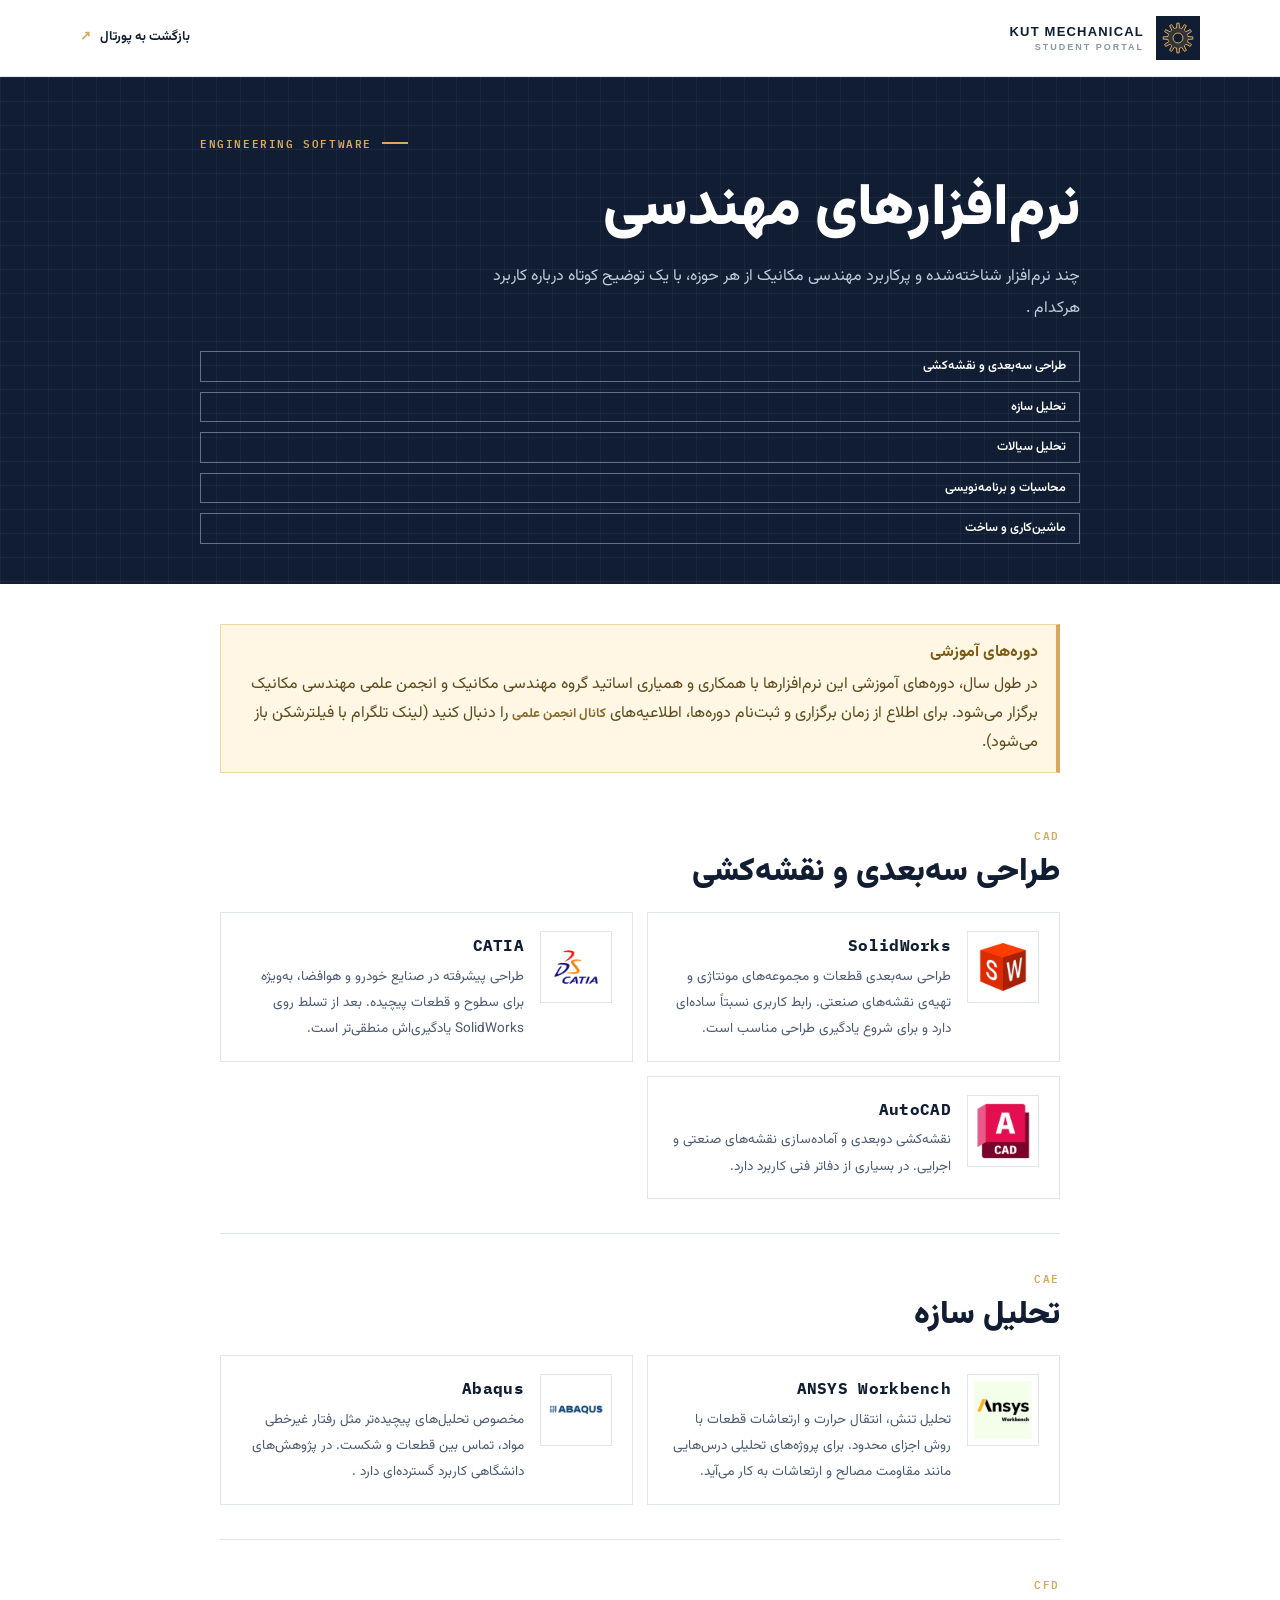
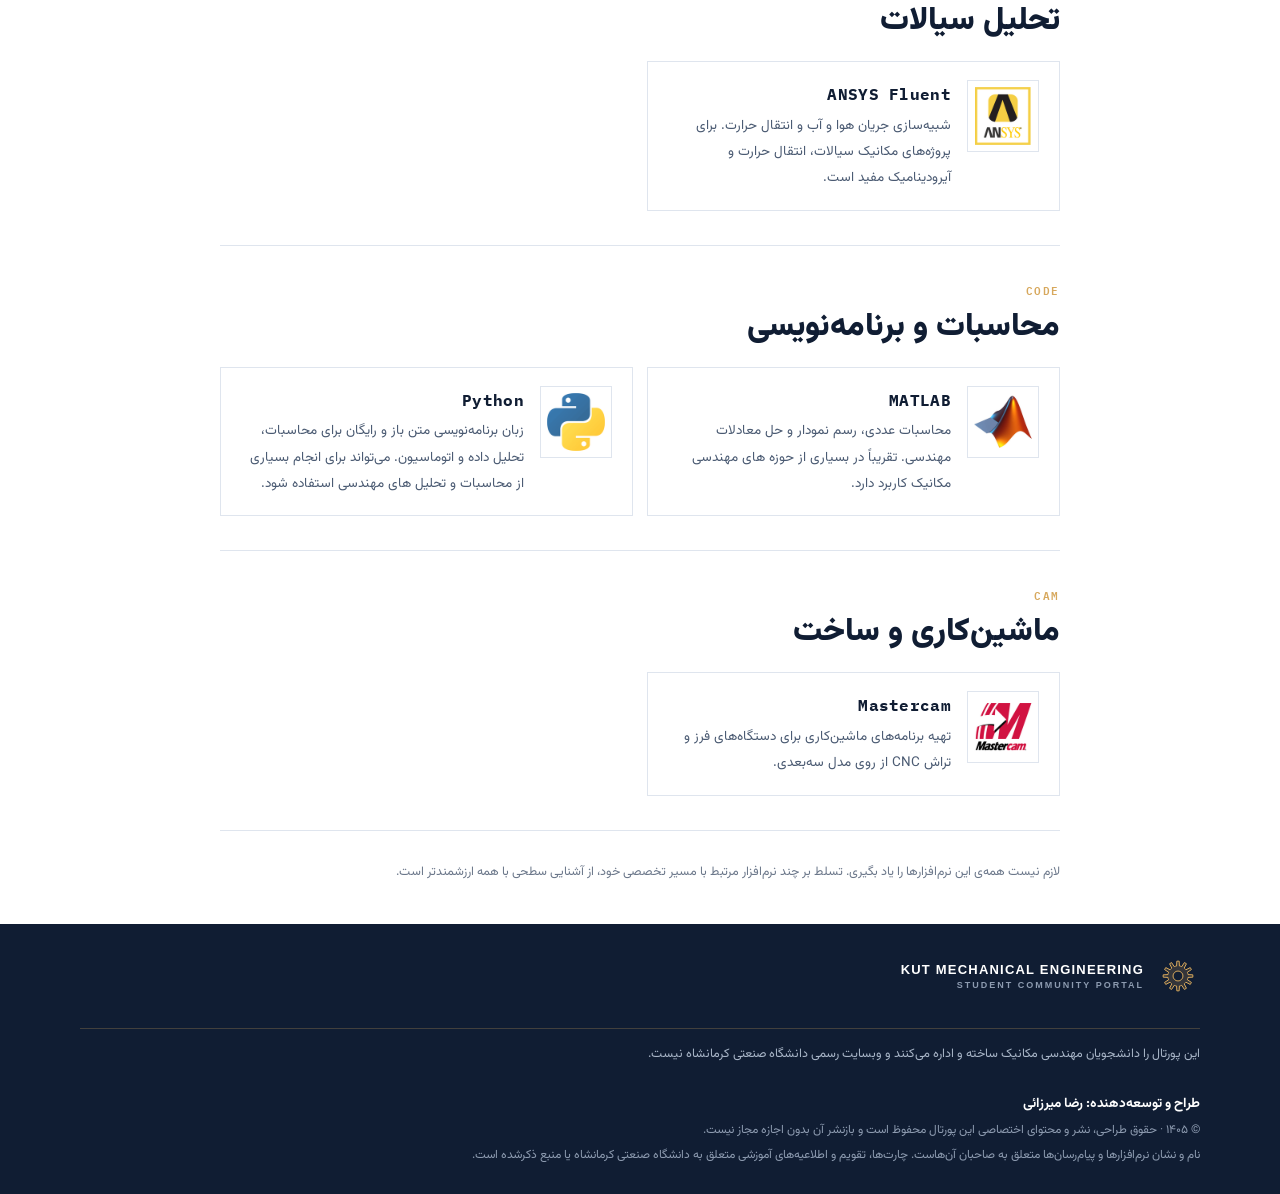
<file: software.html>
<!doctype html>
<html lang="fa" dir="rtl">
<head>
<meta charset="utf-8">
<meta name="viewport" content="width=device-width, initial-scale=1">
<meta name="theme-color" content="#101d33">
<title>راهنمای دانشگاه | KUT Mechanical</title>
<link rel="preconnect" href="https://fonts.googleapis.com"><link rel="preconnect" href="https://fonts.gstatic.com" crossorigin>
<link rel="stylesheet" href="https://fonts.googleapis.com/css2?family=Vazirmatn:wght@400;500;600;700;800;900&family=IBM+Plex+Mono:wght@500;600&display=swap">
<link rel="stylesheet" href="style.css">
<link rel="stylesheet" href="guide.css">
<link rel="stylesheet" href="software.css">
</head>
<body>
<div class="app" dir="rtl" lang="fa">
<header class="topbar"><div class="bar-in">
  <a class="brand" href="index.html" aria-label="صفحه اصلی پورتال">
    <span class="brand-mark"><svg viewBox="-24 -24 48 48"><path class="gm" d="M14.11 -2.01L20.94 -1.65L20.94 1.65L14.11 2.01A14.25 14.25 0 0 1 13.22 5.32L13.22 5.32L18.95 9.04L17.31 11.89L11.21 8.79A14.25 14.25 0 0 1 8.79 11.21L8.79 11.21L11.89 17.31L9.04 18.95L5.32 13.22A14.25 14.25 0 0 1 2.01 14.11L2.01 14.11L1.65 20.94L-1.65 20.94L-2.01 14.11A14.25 14.25 0 0 1 -5.32 13.22L-5.32 13.22L-9.04 18.95L-11.89 17.31L-8.79 11.21A14.25 14.25 0 0 1 -11.21 8.79L-11.21 8.79L-17.31 11.89L-18.95 9.04L-13.22 5.32A14.25 14.25 0 0 1 -14.11 2.01L-14.11 2.01L-20.94 1.65L-20.94 -1.65L-14.11 -2.01A14.25 14.25 0 0 1 -13.22 -5.32L-13.22 -5.32L-18.95 -9.04L-17.31 -11.89L-11.21 -8.79A14.25 14.25 0 0 1 -8.79 -11.21L-8.79 -11.21L-11.89 -17.31L-9.04 -18.95L-5.32 -13.22A14.25 14.25 0 0 1 -2.01 -14.11L-2.01 -14.11L-1.65 -20.94L1.65 -20.94L2.01 -14.11A14.25 14.25 0 0 1 5.32 -13.22L5.32 -13.22L9.04 -18.95L11.89 -17.31L8.79 -11.21A14.25 14.25 0 0 1 11.21 -8.79L11.21 -8.79L17.31 -11.89L18.95 -9.04L13.22 -5.32A14.25 14.25 0 0 1 14.11 -2.01Z"/><circle r="7" class="gh"/></svg></span>
    <span><b>KUT MECHANICAL</b><small>STUDENT PORTAL</small></span>
  </a>
  <a class="top-link" href="index.html">بازگشت به پورتال <span>↗</span></a>
</div></header>

<section class="g-hero"><div class="g-in">
  <div class="eyebrow"><span></span> ENGINEERING SOFTWARE</div>
  <h1>نرم‌افزارهای مهندسی</h1>
  <p>چند نرم‌افزار شناخته‌شده و پرکاربرد مهندسی مکانیک از هر حوزه، با یک توضیح کوتاه درباره کاربرد هرکدام .</p>
  <nav class="toc" aria-label="فهرست"><a href="#cad">طراحی سه‌بعدی و نقشه‌کشی</a><a href="#cae">تحلیل سازه</a><a href="#cfd">تحلیل سیالات</a><a href="#code">محاسبات و برنامه‌نویسی</a><a href="#cam">ماشین‌کاری و ساخت</a></nav>
</div></section>
<main class="g-in g-main">
<div class="callout courses"><b>دوره‌های آموزشی </b><p>در طول سال، دوره‌های آموزشی این نرم‌افزارها با همکاری و همیاری اساتید گروه مهندسی مکانیک و انجمن علمی مهندسی مکانیک برگزار می‌شود. برای اطلاع از زمان برگزاری و ثبت‌نام دوره‌ها، اطلاعیه‌های <a class="text-link" href="https://t.me/KUT_mech_association" target="_blank" rel="noopener">کانال انجمن علمی</a> را دنبال کنید (لینک تلگرام با فیلترشکن باز می‌شود).</p></div>
<section class="g-sec sw-sec" id="cad"><div class="section-kicker">CAD</div><h2>طراحی سه‌بعدی و نقشه‌کشی</h2><div class="sw-grid"><article class="sw"><span class="logo"><img src="solidworks.png" alt="" width="64" height="64"></span><div><h3 dir="ltr">SolidWorks</h3><p>طراحی سه‌بعدی قطعات و مجموعه‌های مونتاژی و تهیه‌ی نقشه‌های صنعتی. رابط کاربری نسبتاً ساده‌ای دارد و برای شروع یادگیری طراحی مناسب است.</p></div></article><article class="sw"><span class="logo"><img src="catia.png" alt="" width="64" height="64"></span><div><h3 dir="ltr">CATIA</h3><p>طراحی پیشرفته در صنایع خودرو و هوافضا، به‌ویژه برای سطوح و قطعات پیچیده. بعد از تسلط روی SolidWorks یادگیری‌اش منطقی‌تر است.</p></div></article><article class="sw"><span class="logo"><img src="autocad.png" alt="" width="64" height="64"></span><div><h3 dir="ltr">AutoCAD</h3><p>نقشه‌کشی دوبعدی و آماده‌سازی نقشه‌های صنعتی و اجرایی. در بسیاری از دفاتر فنی کاربرد دارد.</p></div></article></div></section>
<section class="g-sec sw-sec" id="cae"><div class="section-kicker">CAE</div><h2>تحلیل سازه</h2><div class="sw-grid"><article class="sw"><span class="logo"><img src="workbench.png" alt="" width="64" height="64"></span><div><h3 dir="ltr">ANSYS Workbench</h3><p>تحلیل تنش، انتقال حرارت و ارتعاشات قطعات با روش اجزای محدود. برای پروژه‌های تحلیلی درس‌هایی مانند مقاومت مصالح و ارتعاشات به کار می‌آید.</p></div></article><article class="sw"><span class="logo"><img src="abaqus.png" alt="" width="64" height="64"></span><div><h3 dir="ltr">Abaqus</h3><p>مخصوص تحلیل‌های پیچیده‌تر مثل رفتار غیرخطی مواد، تماس بین قطعات و شکست. در پژوهش‌های دانشگاهی کاربرد گسترده‌ای دارد .</p></div></article></div></section>
<section class="g-sec sw-sec" id="cfd"><div class="section-kicker">CFD</div><h2>تحلیل سیالات</h2><div class="sw-grid"><article class="sw"><span class="logo"><img src="ansys.png" alt="" width="64" height="64"></span><div><h3 dir="ltr">ANSYS Fluent</h3><p>شبیه‌سازی جریان هوا و آب و انتقال حرارت. برای پروژه‌های مکانیک سیالات، انتقال حرارت و آیرودینامیک مفید است.</p></div></article></div></section>
<section class="g-sec sw-sec" id="code"><div class="section-kicker">CODE</div><h2>محاسبات و برنامه‌نویسی</h2><div class="sw-grid"><article class="sw"><span class="logo"><img src="matlab.png" alt="" width="64" height="64"></span><div><h3 dir="ltr">MATLAB</h3><p>محاسبات عددی، رسم نمودار و حل معادلات مهندسی. تقریباً در بسیاری از حوزه های مهندسی مکانیک کاربرد دارد.</p></div></article><article class="sw"><span class="logo"><img src="python.png" alt="" width="64" height="64"></span><div><h3 dir="ltr">Python</h3><p>زبان برنامه‌نویسی متن باز و رایگان برای محاسبات، تحلیل داده و اتوماسیون. می‌تواند برای انجام بسیاری از محاسبات و تحلیل های مهندسی استفاده شود.</p></div></article></div></section>
<section class="g-sec sw-sec" id="cam"><div class="section-kicker">CAM</div><h2>ماشین‌کاری و ساخت</h2><div class="sw-grid"><article class="sw"><span class="logo"><img src="mastercam.png" alt="" width="64" height="64"></span><div><h3 dir="ltr">Mastercam</h3><p>تهیه برنامه‌های ماشین‌کاری برای دستگاه‌های فرز و تراش CNC از روی مدل سه‌بعدی.</p></div></article></div></section>
<p class="g-note">لازم نیست همه‌ی این نرم‌افزارها را یاد بگیری. تسلط بر چند نرم‌افزار مرتبط با مسیر تخصصی خود، از آشنایی سطحی با همه ارزشمندتر است.</p>
</main>
<footer><div class="foot-in">
  <div class="footer-brand"><span class="brand-mark"><svg viewBox="-24 -24 48 48"><path class="gm" d="M14.11 -2.01L20.94 -1.65L20.94 1.65L14.11 2.01A14.25 14.25 0 0 1 13.22 5.32L13.22 5.32L18.95 9.04L17.31 11.89L11.21 8.79A14.25 14.25 0 0 1 8.79 11.21L8.79 11.21L11.89 17.31L9.04 18.95L5.32 13.22A14.25 14.25 0 0 1 2.01 14.11L2.01 14.11L1.65 20.94L-1.65 20.94L-2.01 14.11A14.25 14.25 0 0 1 -5.32 13.22L-5.32 13.22L-9.04 18.95L-11.89 17.31L-8.79 11.21A14.25 14.25 0 0 1 -11.21 8.79L-11.21 8.79L-17.31 11.89L-18.95 9.04L-13.22 5.32A14.25 14.25 0 0 1 -14.11 2.01L-14.11 2.01L-20.94 1.65L-20.94 -1.65L-14.11 -2.01A14.25 14.25 0 0 1 -13.22 -5.32L-13.22 -5.32L-18.95 -9.04L-17.31 -11.89L-11.21 -8.79A14.25 14.25 0 0 1 -8.79 -11.21L-8.79 -11.21L-11.89 -17.31L-9.04 -18.95L-5.32 -13.22A14.25 14.25 0 0 1 -2.01 -14.11L-2.01 -14.11L-1.65 -20.94L1.65 -20.94L2.01 -14.11A14.25 14.25 0 0 1 5.32 -13.22L5.32 -13.22L9.04 -18.95L11.89 -17.31L8.79 -11.21A14.25 14.25 0 0 1 11.21 -8.79L11.21 -8.79L17.31 -11.89L18.95 -9.04L13.22 -5.32A14.25 14.25 0 0 1 14.11 -2.01Z"/><circle r="7" class="gh"/></svg></span><div><b>KUT MECHANICAL ENGINEERING</b><small>STUDENT COMMUNITY PORTAL</small></div></div>
</div>
<p class="disclaimer">این پورتال را دانشجویان مهندسی مکانیک ساخته‌ و اداره می‌کنند و وبسایت رسمی دانشگاه صنعتی کرمانشاه نیست.</p>
  <div class="credit"><p><b>طراح و توسعه‌دهنده: رضا میرزائی</b></p><p>© ۱۴۰۵ · حقوق طراحی، نشر و محتوای اختصاصی این پورتال محفوظ است و بازنشر آن بدون اجازه مجاز نیست.</p><p>نام و نشان نرم‌افزارها و پیام‌رسان‌ها متعلق به صاحبان آن‌هاست. چارت‌ها، تقویم و اطلاعیه‌های آموزشی متعلق به دانشگاه صنعتی کرمانشاه یا منبع ذکرشده است.</p></div></footer>
</div>
</body>
</html>
</file>
<file: style.css>
:root{--navy:#101d33;--navy2:#172944;--ink:#18263b;--muted:#6b778a;--line:#dfe5ee;--paper:#f6f8fb;--accent:#d7a85d;--accent-d:#8a6a2c}
*{box-sizing:border-box}[hidden]{display:none!important}html{scroll-behavior:smooth}
body{margin:0;background:#fff;color:var(--ink);font-family:"Vazirmatn",Tahoma,sans-serif;line-height:1.8}
body.lock{overflow:hidden}
.mono,.section-kicker,.card-tag,.titleblock small,.foot-cells small,.sheet-head small{font-family:"IBM Plex Mono",ui-monospace,Menlo,monospace}
a{color:inherit}
.topbar,.hero,.section-wrap,.resources>.section-wrap,footer{padding-left:max(20px,env(safe-area-inset-left,0px));padding-right:max(20px,env(safe-area-inset-right,0px))}
.bar-in,.hero-in,.tb-in,.section-wrap,.foot-in{max-width:1120px;margin:0 auto}
.resources>.section-wrap{padding-left:0;padding-right:0}

.topbar{background:#fff;border-bottom:1px solid var(--line)}
.bar-in{height:76px;display:flex;align-items:center;justify-content:space-between;gap:12px}
.brand,.footer-brand{display:flex;align-items:center;gap:12px;text-decoration:none;color:var(--navy)}
.brand-mark{width:44px;height:44px;flex:none;background:var(--navy);display:grid;place-items:center}
.brand-mark svg{width:34px;height:34px}.gm{fill:rgba(215,168,93,.18);stroke:var(--accent);stroke-width:1.4}.gh{fill:var(--navy);stroke:var(--accent);stroke-width:1.4}
.brand b,.footer-brand b{display:block;font:800 13px Arial;letter-spacing:1.2px}
.brand small,.footer-brand small{display:block;font:600 9px Arial;letter-spacing:2px;color:#8b96a5;margin-top:3px}
.top-link{font-size:13px;text-decoration:none;color:var(--navy);font-weight:700}.top-link span{color:var(--accent);margin-right:6px}

/* Hero: blueprint sheet */
.hero{background:var(--navy);color:#fff;position:relative;overflow:hidden;
 background-image:linear-gradient(rgba(255,255,255,.045) 1px,transparent 1px),linear-gradient(90deg,rgba(255,255,255,.045) 1px,transparent 1px),linear-gradient(rgba(255,255,255,.07) 1px,transparent 1px),linear-gradient(90deg,rgba(255,255,255,.07) 1px,transparent 1px);
 background-size:24px 24px,24px 24px,120px 120px,120px 120px}
.hero-in{display:flex;align-items:center;justify-content:space-between;gap:24px;padding-block:72px 56px;position:relative}
.hero-content{flex:1 1 52%;min-width:0;max-width:600px;position:relative;z-index:2}
.eyebrow,.section-kicker{font:600 10.5px "IBM Plex Mono",monospace;letter-spacing:1.6px;color:var(--accent);direction:ltr;text-align:right}
.eyebrow{display:flex;align-items:center;gap:10px;justify-content:flex-end;flex-direction:row-reverse}.eyebrow span{width:26px;height:2px;background:var(--accent)}
h1{font-size:clamp(34px,5vw,58px);line-height:1.4;margin:24px 0 14px;font-weight:900;text-wrap:balance}h1 em{font-style:normal;color:var(--accent)}
.hero-content p{max-width:540px;color:#c1ccda;font-size:15px;line-height:2.1;margin:0}
.hero-actions{display:flex;gap:12px;flex-wrap:wrap;margin-top:28px}
.btn{padding:12px 20px;text-decoration:none;font-size:13px;font-weight:700}
.btn-primary{background:var(--accent);color:var(--navy)}.btn-primary b{margin-right:14px}.btn-ghost{border:1px solid #637188;color:#fff}
.btn:hover{filter:brightness(1.08)}
.gears{flex:0 1 470px;width:470px;max-width:100%;height:auto;position:relative;z-index:1}
.gear-body{fill:rgba(215,168,93,.07);stroke:var(--accent);stroke-width:1.5;stroke-linejoin:round}
.pitch{fill:none;stroke:rgba(215,168,93,.4);stroke-width:1;stroke-dasharray:6 4}
.holes circle{fill:var(--navy);stroke:rgba(215,168,93,.55);stroke-width:1.2}
.hub{fill:var(--navy);stroke:var(--accent);stroke-width:1.5}.hub-dot{fill:var(--accent)}.keyway{stroke:var(--accent);stroke-width:1.5}
.cl{fill:none;stroke:rgba(255,255,255,.28);stroke-width:1;stroke-dasharray:14 3 2 3}
.dim path{fill:none;stroke:rgba(255,255,255,.55);stroke-width:1}.dim .arr{fill:rgba(255,255,255,.55);stroke:none}
.dim text,.mod{fill:rgba(255,255,255,.7);font:500 12px "IBM Plex Mono",monospace;letter-spacing:.5px}.mod{font-size:10px;fill:rgba(215,168,93,.8)}
.spin{animation:spinA linear infinite}.spin-b{animation-name:spinB}
@keyframes spinA{to{transform:rotate(360deg)}}@keyframes spinB{to{transform:rotate(-360deg)}}
.titleblock{border-top:1px solid rgba(215,168,93,.35);background:rgba(10,19,34,.55);position:relative;z-index:2}
.tb-in{display:grid;grid-template-columns:repeat(4,1fr)}
.tb-in>div{padding:10px 16px;border-left:1px solid rgba(215,168,93,.2)}.tb-in>div:last-child{border-left:0}
.titleblock small{display:block;font-size:9px;letter-spacing:1.5px;color:#8d9bb0;direction:ltr;text-align:right}.tb-fa small{font:500 11px "Vazirmatn",sans-serif;letter-spacing:0;text-align:right;direction:rtl}
.titleblock b{display:block;font:600 12px "IBM Plex Mono",monospace;letter-spacing:1px;color:#fff;direction:ltr;text-align:right}

/* Sections */
.section-wrap{padding-block:64px}
.section-kicker{margin-bottom:6px}
h2{margin:0;font-size:clamp(24px,3vw,32px);line-height:1.5;color:var(--navy);font-weight:900}
.welcome{border-bottom:1px solid var(--line)}
.welcome-row{display:flex;align-items:flex-end;justify-content:space-between;gap:20px;flex-wrap:wrap}
.welcome-row p{margin:6px 0 0;color:var(--muted);max-width:560px}
.text-link{font-weight:700;font-size:13px;text-decoration:none;color:var(--accent-d)}.text-link:hover{text-decoration:underline}
.section-heading{display:flex;align-items:flex-end;justify-content:space-between;gap:16px;flex-wrap:wrap}
.heading-note{font-size:12.5px;color:var(--muted)}
.dimline{display:flex;align-items:center;margin:14px 0 26px;color:#b9c3d2;height:12px}
.dimline i{flex:1;height:1px;background:currentColor;position:relative}
.dimline i:before,.dimline i:after{content:"";position:absolute;top:-4px;width:1px;height:9px;background:currentColor}.dimline i:before{right:0}.dimline i:after{left:0}

/* Cards */
.card-grid{display:grid;grid-template-columns:repeat(6,minmax(0,1fr));gap:16px}
.portal-card{grid-column:span 2;position:relative;display:flex;flex-direction:column;gap:6px;padding:22px 22px 18px;background:#fff;border:1px solid var(--line);text-align:right;text-decoration:none;color:inherit;font:inherit;cursor:pointer;min-width:0;transition:border-color .15s,box-shadow .15s,transform .15s}
.portal-card.wide{grid-column:span 3}
.portal-card:before,.portal-card:after{content:"";position:absolute;width:14px;height:14px;border:2px solid var(--accent);pointer-events:none}
.portal-card:before{top:-1px;right:-1px;border-left:0;border-bottom:0}.portal-card:after{bottom:-1px;left:-1px;border-right:0;border-top:0}
.portal-card:not(.is-soon):hover{border-color:var(--accent);box-shadow:6px 6px 0 rgba(16,29,51,.09);transform:translate(-2px,-2px)}
.card-top{display:flex;align-items:center;justify-content:space-between;gap:10px;margin-bottom:10px}
.card-icon{width:56px;height:56px;display:grid;place-items:center;background:var(--paper);border:1px solid var(--line);color:var(--navy)}
.card-icon svg{width:30px;height:30px}.card-icon.brand{background:none;border:0;width:auto;height:auto}
.card-icon img{width:48px;height:48px;border-radius:50%;display:block;object-fit:cover}
.card-tag{font-size:10px;letter-spacing:.5px;color:var(--accent-d);background:#f6ecd8;padding:2px 9px;border-radius:99px;font-family:"Vazirmatn",sans-serif;font-weight:600}
.portal-card h3{margin:0;font-size:17px;color:var(--navy);font-weight:800}
.portal-card p{margin:0;font-size:13px;color:var(--muted);line-height:1.9}
.vpn{display:flex;align-items:flex-start;gap:8px;margin-top:8px;padding:8px 10px;background:#fff6e3;border:1px solid #f0d9a4;color:#7a5a14;font-size:12px;font-weight:600;line-height:1.7}
.vpn svg{width:16px;height:16px;flex:none;margin-top:3px}
.card-foot{margin-top:auto;padding-top:12px;display:flex;justify-content:flex-start}
.go{font-size:12.5px;font-weight:700;color:var(--accent-d)}.go i{font-style:normal;margin-right:4px}
.is-soon{cursor:default}.is-soon .card-icon,.is-soon h3,.is-soon p{opacity:.6}
.soon-badge{font-size:11px;font-weight:700;color:var(--accent-d);background:#f6ecd8;border:1px solid #ead7ae;padding:0 10px;border-radius:99px;line-height:1.8;white-space:nowrap}
:is(a,button):focus-visible{outline:2px solid var(--accent);outline-offset:3px}

/* Resources */
.resources{background:var(--paper);border-block:1px solid var(--line)}
.resource-grid{display:grid;grid-template-columns:repeat(2,minmax(0,1fr));gap:14px}
.resource-item{display:flex;align-items:center;gap:16px;padding:18px 20px;background:#fff;border:1px solid var(--line);text-decoration:none;color:inherit;min-width:0}
a.resource-item:hover{border-color:var(--accent)}
.nut{width:40px;height:40px;flex:none;background:var(--navy);clip-path:polygon(25% 3%,75% 3%,100% 50%,75% 97%,25% 97%,0 50%);position:relative}
.nut:after{content:"";position:absolute;inset:11px;border-radius:50%;background:var(--paper);border:2px solid var(--accent)}
.res-text{flex:1;min-width:0}.res-text b{display:block;font-size:15px;color:var(--navy)}.res-text small{display:block;font-size:12.5px;color:var(--muted);line-height:1.8}
.resource-item.is-soon .res-text,.resource-item.is-soon .nut{opacity:.65}

.notice{display:flex;align-items:center;gap:18px;flex-wrap:wrap}
.notice>div:nth-child(2){flex:1;min-width:220px}.notice p{margin:0;color:var(--muted);font-size:13.5px}
.notice-icon{width:40px;height:40px;border:1px solid var(--accent);border-radius:50%;display:grid;place-items:center;color:var(--accent-d);font:700 16px Georgia,serif}

footer{background:var(--navy);color:#fff}
.foot-in{display:flex;align-items:center;justify-content:space-between;gap:22px;flex-wrap:wrap;padding-block:30px}
.footer-brand{color:#fff}.footer-brand small{color:#8d9bb0}
.foot-cells{display:flex;border:1px solid rgba(215,168,93,.3)}
.foot-cells>div{padding:8px 18px;border-left:1px solid rgba(215,168,93,.3)}.foot-cells>div:last-child{border-left:0}
.foot-cells small{display:block;font:500 11px "Vazirmatn",sans-serif;color:#8d9bb0}.foot-cells b{font-size:13px;font-weight:600}

/* Modal */
.modal{position:fixed;inset:0;z-index:50;background:rgba(10,19,34,.65);display:grid;place-items:center;padding:20px}
.sheet{background:#fff;width:100%;max-width:560px;border-top:4px solid var(--accent);max-height:90vh;overflow:auto}
.sheet-head{display:flex;justify-content:space-between;align-items:flex-start;gap:12px;padding:20px 22px;background:var(--navy);color:#fff}
.sheet-head small{display:block;font-size:10px;letter-spacing:1.4px;color:var(--accent);direction:ltr;text-align:right}.sheet-head h3{margin:4px 0 0;font-size:19px}
#modal-close{border:1px solid #637188;background:none;color:#fff;width:36px;height:36px;font:inherit;cursor:pointer}
.sheet-body{padding:18px;display:grid;gap:10px}
.chart-row{display:flex;align-items:center;justify-content:space-between;gap:14px;padding:16px 18px;border:1px solid var(--line);text-decoration:none;color:inherit;background:#fff}
a.chart-row:hover{border-color:var(--accent);background:#fffdf8}
.chart-row b{display:block;color:var(--navy);font-size:15px}.chart-row small{color:var(--muted);font-size:12.5px}
.chart-row.is-soon{background:var(--paper)}
.ext{font:600 12.5px "Vazirmatn",sans-serif;color:var(--accent-d);white-space:nowrap}
.phones{margin-top:8px;padding-top:16px;border-top:1px dashed var(--line)}.phones h4{margin:0 0 10px;font-size:14px;color:var(--navy)}
.phone-grid{display:grid;grid-template-columns:repeat(2,minmax(0,1fr));gap:8px}
.phone-grid a{display:block;padding:9px 12px;border:1px solid var(--line);background:var(--paper);text-decoration:none;font:600 13.5px "IBM Plex Mono",monospace;letter-spacing:.5px;color:var(--navy);text-align:center}
.phone-grid a:hover{border-color:var(--accent)}

@media (max-width:900px){
 .hero-in{flex-direction:column;align-items:stretch;padding-block:48px 36px}
 .gears{align-self:center;flex-basis:auto;width:min(420px,100%)}
 .card-grid{grid-template-columns:repeat(2,minmax(0,1fr))}.portal-card,.portal-card.wide{grid-column:span 1}
}
@media (max-width:620px){
 .card-grid,.resource-grid{grid-template-columns:1fr}.portal-card,.portal-card.wide
 .tb-in{grid-template-columns:1fr 1fr}.tb-in>div:nth-child(2){border-left:0}.tb-in>div:nth-child(n+3){border-top:1px solid rgba(215,168,93,.2)}
 .section-wrap{padding-block:44px}.foot-cells{flex-wrap:wrap;width:100%}
}
@media (prefers-reduced-motion:reduce){html{scroll-behavior:auto}.spin{animation:none}*{transition:none!important}}

.disclaimer{max-width:1120px;margin:0 auto;padding-block:14px 22px;border-top:1px solid rgba(215,168,93,.25);font-size:12.5px;color:#a9b6c8;line-height:1.9}

.about{padding-block:56px 40px;border-bottom:1px solid var(--line)}
.about-lead{max-width:760px;margin:10px 0 0;color:#34445c;font-size:15px;line-height:2.1}
.pillars{display:grid;grid-template-columns:repeat(4,minmax(0,1fr));gap:12px;margin-top:24px}
.pillars>div{padding:16px 18px;border:1px solid var(--line);border-top:3px solid var(--accent);background:#fff}
.pillars b{display:block;font-size:16px;color:var(--navy)}.pillars span{display:block;font:600 9.5px "IBM Plex Mono",monospace;letter-spacing:1.4px;color:var(--accent-d);direction:ltr;text-align:right}
.pillars p{margin:6px 0 0;font-size:13px;color:var(--muted);line-height:1.9}
.axes{display:grid;grid-template-columns:repeat(2,minmax(0,1fr));gap:12px;margin-top:12px}
.axes>div{padding:16px 18px;background:var(--paper);border:1px solid var(--line)}.axes h3{margin:0;font-size:15px;color:var(--navy)}.axes p{margin:4px 0 0;font-size:13px;color:#4a5a72;line-height:1.95}
.about-note{margin:18px 0 0;font-size:13px;color:#4a5a72;line-height:2;max-width:820px}.about-src{margin:8px 0 0;font-size:11.5px;color:var(--muted)}
.facts{margin:0;display:grid;gap:8px}.facts>div{padding:12px 16px;border:1px solid var(--line);background:var(--paper)}.facts dt{font-size:12px;font-weight:700;color:var(--accent-d)}.facts dd{margin:0;font-size:14px;color:var(--navy);line-height:1.9}
.sheet-body .plain{margin:0 0 10px}
.credit{max-width:1120px;margin:0 auto;padding-bottom:26px;font-size:12px;color:#8d9bb0;line-height:1.9}.credit p{margin:2px 0}.credit b{color:#fff;font-size:13.5px}
@media(max-width:900px){.pillars{grid-template-columns:repeat(2,minmax(0,1fr))}}
@media(max-width:620px){.pillars,.axes{grid-template-columns:1fr}}
.labs{width:100%;border-collapse:collapse;font-size:13.5px}.labs th,.labs td{padding:9px 12px;border:1px solid var(--line);text-align:right;vertical-align:top}.labs th{background:var(--paper);color:var(--navy);font-weight:700;width:46%}.labs td{color:#4a5a72}
.lab-note{margin:10px 0 0;font-size:12px;color:var(--muted);line-height:1.9}
.sheet-body .plain{padding:0 20px 0 0;font-size:14px;color:#34445c;line-height:2}.sheet-body .plain li{margin:2px 0}
.site-row>span:first-child{min-width:0}.site-url{display:block;margin-top:4px;font:600 12px "IBM Plex Mono",monospace;color:var(--accent-d);text-align:right}
.go{white-space:nowrap}
</file>
<file: guide.css>
.g-in{max-width:880px;margin:0 auto}
.g-hero{background:var(--navy);color:#fff;padding:56px max(20px,env(safe-area-inset-right,0px)) 40px;
 background-image:linear-gradient(rgba(255,255,255,.045) 1px,transparent 1px),linear-gradient(90deg,rgba(255,255,255,.045) 1px,transparent 1px);background-size:24px 24px}
.g-hero h1{margin:18px 0 10px}.g-hero p{color:#c1ccda;max-width:620px;margin:0;line-height:2}
.toc{display:flex;flex-wrap:wrap;gap:8px;margin-top:26px}
.toc a{font-size:12.5px;font-weight:600;color:#fff;text-decoration:none;border:1px solid #637188;padding:3px 13px}
.toc a:hover{border-color:var(--accent);color:var(--accent)}
.g-main{padding:12px max(20px,env(safe-area-inset-right,0px)) 40px}
.g-sec{padding-block:44px;border-bottom:1px solid var(--line);scroll-margin-top:12px}
.g-sec>.section-kicker{margin-bottom:4px}
.g-sec p{margin:10px 0;color:#34445c;font-size:14.5px;line-height:2}
.sub{margin:30px 0 4px;font-size:17px;color:var(--navy);font-weight:800}
h4{margin:0 0 4px;font-size:14.5px;color:var(--navy);font-weight:800}
.terms{margin:20px 0 0;display:grid;grid-template-columns:repeat(2,minmax(0,1fr));gap:12px}
.terms>div{padding:16px 18px;border:1px solid var(--line);position:relative}
.terms dt{font-weight:800;color:var(--navy);font-size:15px}.terms dd{margin:2px 0 0;font-size:13.5px;color:#4a5a72;line-height:1.95}
.g-grid{display:grid;grid-template-columns:repeat(2,minmax(0,1fr));gap:14px;margin-top:18px}.g-grid.g4{grid-template-columns:repeat(2,minmax(0,1fr))}
.g-grid article{padding:18px 20px;border:1px solid var(--line);background:#fff;min-width:0}
.g-grid article h3{margin:0 0 4px;font-size:16px;color:var(--navy)}.g-grid article p{margin:6px 0;font-size:13.5px;line-height:1.95}
.steps{list-style:none;counter-reset:s;margin:16px 0;padding:0;display:grid;gap:10px}
.steps li{counter-increment:s;position:relative;padding:12px 56px 12px 16px;border:1px solid var(--line);font-size:14px;line-height:1.95;color:#34445c}
.steps li:before{content:counter(s);position:absolute;right:14px;top:12px;width:28px;height:28px;display:grid;place-items:center;background:var(--navy);color:var(--accent);font:600 13px "IBM Plex Mono",monospace}
.plain{margin:12px 0;padding:0 20px 0 0;font-size:14px;color:#34445c;line-height:2}.plain li{margin:4px 0}
.callout{margin:18px 0;padding:14px 18px;background:#fff6e3;border:1px solid #f0d9a4;border-right:4px solid var(--accent)}
.callout b{color:#7a5a14}.callout p{margin:4px 0 0!important;color:#5c4a1c!important}
.units{margin:16px 0;border:1px solid var(--line)}
.units>div{display:flex;justify-content:space-between;align-items:center;gap:12px;padding:13px 20px;font-size:14.5px}.units>div+div{border-top:1px solid var(--line)}
.units b{font-size:17px;color:var(--navy)}
.g-note{margin:30px 0 0;font-size:12.5px;color:var(--muted);line-height:1.9}
@media(max-width:620px){.terms,.g-grid,.g-grid.g4{grid-template-columns:1fr}.g-sec{padding-block:34px}}

.toc{display:grid;gap:10px;margin-top:26px}.toc-row{display:flex;flex-wrap:wrap;gap:8px;align-items:center}
.toc-row small{flex:0 0 100%;font:600 11.5px "Vazirmatn",sans-serif;color:var(--accent)}
.g-group{margin-top:40px;padding:6px 0 0;font:700 13px "Vazirmatn",sans-serif;color:var(--accent-d);border-top:3px solid var(--accent);display:inline-block;padding-top:6px}
.g-grid.g3{grid-template-columns:repeat(3,minmax(0,1fr))}
.units em{font-style:normal;font-size:13.5px;color:#4a5a72;text-align:left}.places>div{align-items:flex-start}.places span{font-weight:700;color:var(--navy);font-size:14px}.places em{text-align:right;max-width:55%}
@media(max-width:900px){.g-grid.g3{grid-template-columns:1fr}}
@media(max-width:620px){.places>div{flex-direction:column;gap:2px}.places em{max-width:none}}
.map{margin:22px 0 0;border:1px solid var(--line);background:#fff}.map img{display:block;width:100%;height:auto}.map figcaption{padding:10px 14px;font-size:12.5px;color:var(--muted);border-top:1px solid var(--line);line-height:1.9}
</file>
<file: software.css>
.courses{margin-top:28px}.courses a{font-weight:700}
.sw-sec{padding-block:34px}
.sw-grid{display:grid;grid-template-columns:repeat(2,minmax(0,1fr));gap:14px;margin-top:16px}
.sw{display:flex;gap:16px;align-items:flex-start;padding:18px 20px;border:1px solid var(--line);background:#fff;min-width:0}
.sw h3{margin:0 0 4px;font-size:16px;color:var(--navy);text-align:right;font-family:"IBM Plex Mono","Vazirmatn",monospace;letter-spacing:.3px}
.sw p{margin:0!important;font-size:13.5px!important;line-height:1.95!important;color:#4a5a72!important}
.sw>div{min-width:0}
.badge{flex:none;width:48px;height:48px;border-radius:50%;display:grid;place-items:center;background:var(--c);color:#fff;font:700 15px "IBM Plex Mono",monospace;letter-spacing:-.5px;box-shadow:inset 0 0 0 3px rgba(255,255,255,.18)}
@media(max-width:620px){.sw-grid{grid-template-columns:1fr}}

.logo{flex:none;width:72px;height:72px;border:1px solid var(--line);background:#fff;display:grid;place-items:center;overflow:hidden}.logo img{width:64px;height:64px;object-fit:contain;display:block}
</file>
